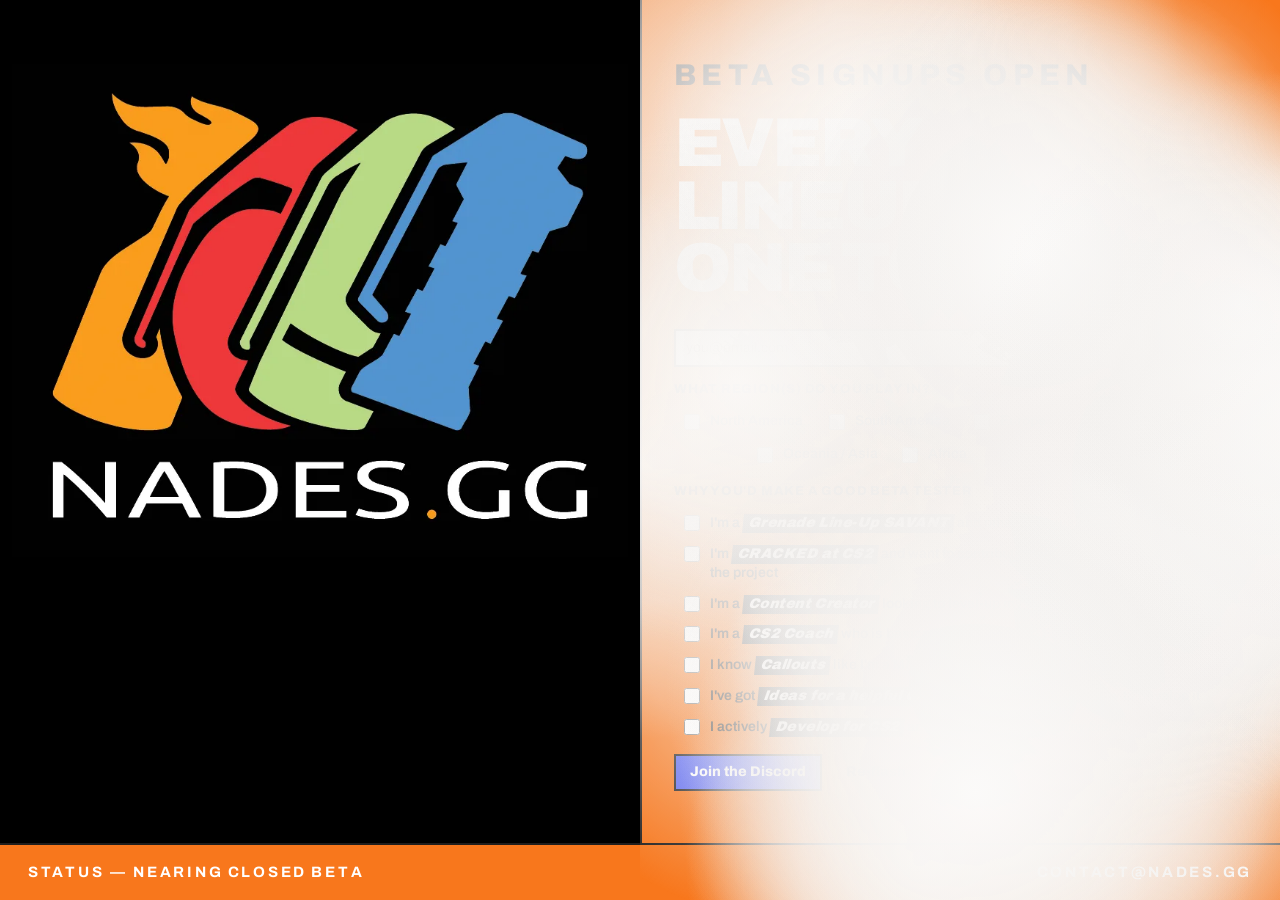
<file: index.html>
<!DOCTYPE html>
<html lang="en">
<head>
  <meta charset="utf-8">
  <meta name="viewport" content="width=device-width, initial-scale=1">
  <title>nades.gg – Every lineup. One tool.</title>
  <meta name="description" content="Every CS2 lineup, one tool. Beta signups open.">
  <link rel="canonical" href="https://nades.gg/">
  <meta name="theme-color" content="#F8771C">

  <meta property="og:type" content="website">
  <meta property="og:site_name" content="nades.gg">
  <meta property="og:url" content="https://nades.gg/">
  <meta property="og:title" content="nades.gg – Every lineup. One tool.">
  <meta property="og:description" content="A new CS2 grenade tool. Beta signups open.">
  <meta property="og:image" content="https://nades.gg/assets/og-image.jpg">
  <meta property="og:image:width" content="1200">
  <meta property="og:image:height" content="630">
  <meta property="og:image:alt" content="nades.gg logo beside the words Every lineup. One tool.">
  <meta name="twitter:card" content="summary_large_image">
  <meta name="twitter:title" content="nades.gg – Every lineup. One tool.">
  <meta name="twitter:description" content="A new CS2 grenade tool. Beta signups open.">
  <meta name="twitter:image" content="https://nades.gg/assets/og-image.jpg">

  <link rel="icon" href="/favicon.ico" sizes="48x48">
  <link rel="icon" href="/favicon.png" type="image/png">
  <link rel="icon" href="/favicon.svg" type="image/svg+xml">
  <link rel="apple-touch-icon" href="/assets/apple-touch-icon.png">
  <link rel="preload" href="/fonts/archivo-latin.woff2" as="font" type="font/woff2" crossorigin>
  <link rel="preload" href="/assets/nades-logo.webp" as="image" type="image/webp">

  <script type="application/ld+json">
  {
    "@context": "https://schema.org",
    "@graph": [
      {
        "@type": "Organization",
        "@id": "https://nades.gg/#org",
        "name": "nades.gg",
        "url": "https://nades.gg/",
        "logo": "https://nades.gg/assets/nades-logo.webp",
        "email": "contact@nades.gg",
        "sameAs": ["https://discord.gg/JF5NWh84xR"]
      },
      {
        "@type": "WebSite",
        "@id": "https://nades.gg/#website",
        "name": "nades.gg",
        "url": "https://nades.gg/",
        "description": "A new CS2 grenade tool.",
        "publisher": { "@id": "https://nades.gg/#org" }
      }
    ]
  }
  </script>

  <style>
    /* Archivo is a variable font: one file per subset covers weights 400–900 */
    @font-face { font-family: 'Archivo'; font-style: normal; font-weight: 400 900; font-stretch: 100%; font-display: swap; src: url("/fonts/archivo-vietnamese.woff2") format('woff2'); unicode-range: U+0102-0103, U+0110-0111, U+0128-0129, U+0168-0169, U+01A0-01A1, U+01AF-01B0, U+0300-0301, U+0303-0304, U+0308-0309, U+0323, U+0329, U+1EA0-1EF9, U+20AB; }
    @font-face { font-family: 'Archivo'; font-style: normal; font-weight: 400 900; font-stretch: 100%; font-display: swap; src: url("/fonts/archivo-latin-ext.woff2") format('woff2'); unicode-range: U+0100-02BA, U+02BD-02C5, U+02C7-02CC, U+02CE-02D7, U+02DD-02FF, U+0304, U+0308, U+0329, U+1D00-1DBF, U+1E00-1E9F, U+1EF2-1EFF, U+2020, U+20A0-20AB, U+20AD-20C0, U+2113, U+2C60-2C7F, U+A720-A7FF; }
    @font-face { font-family: 'Archivo'; font-style: normal; font-weight: 400 900; font-stretch: 100%; font-display: swap; src: url("/fonts/archivo-latin.woff2") format('woff2'); unicode-range: U+0000-00FF, U+0131, U+0152-0153, U+02BB-02BC, U+02C6, U+02DA, U+02DC, U+0304, U+0308, U+0329, U+2000-206F, U+20AC, U+2122, U+2191, U+2193, U+2212, U+2215, U+FEFF, U+FFFD; }

    *, *::before, *::after { box-sizing: border-box; }
    [hidden] { display: none !important; }
    html, body { margin: 0; padding: 0; background: #F8771C; }
    body { color: #201e1d; font-family: 'Archivo', system-ui, sans-serif; font-size: 15px; line-height: 1.55; }
    a { color: #201e1d; text-decoration: none; }
    a:hover { color: #fff; text-decoration: underline; }
    img { display: block; max-width: 100%; }
    :focus { outline: none; }
    :focus-visible { outline: 2px solid #201e1d; outline-offset: 2px; }
    ::selection { background: rgba(32, 30, 29, .25); }

    .btn { display: inline-flex; align-items: center; justify-content: center; gap: 6px; cursor: pointer; text-decoration: none; font-family: inherit; font-weight: 800; font-size: 14px; line-height: 1.2; padding: 8px 14px; border-radius: 0; }
    .btn:disabled { opacity: .45; cursor: not-allowed; }
    .btn-dark { background: #201e1d; color: #f8f4f4; border: 2px solid #201e1d; }
    .btn-dark:hover { background: #000; color: #f8f4f4; }
    .btn-outline { background: transparent; color: #201e1d; border: 2px solid #201e1d; }
    .btn-outline:hover { background: #201e1d; color: #f8f4f4; text-decoration: none; }
    .btn-discord { background: #5865f2; color: #fff; border: 2px solid #201e1d; }
    .btn-discord:hover { background: #4752c4; color: #fff; text-decoration: none; }
    .btn-ghost { background: transparent; color: #201e1d; border: 2px solid transparent; }
    .btn-ghost:hover { color: #fff; }
    .input { width: 100%; min-height: 36px; padding: 6px 10px; font: inherit; font-size: 14px; color: #201e1d; caret-color: #201e1d; background: #fff; border: 2px solid #201e1d; border-radius: 0; }
    .input:focus-visible { outline: 2px solid #fff; outline-offset: 0; }

    .page { position: relative; min-height: 100svh; display: flex; flex-direction: column; }
    .stage { position: relative; flex: 1; min-height: 0; display: flex; flex-direction: column; animation: flashRecover 1500ms 1900ms cubic-bezier(.2,.7,.2,1) forwards; }
    main { flex: 1; min-height: 0; display: grid; grid-template-columns: repeat(auto-fit, minmax(300px, 1fr)); align-items: stretch; border-bottom: 2px solid #201e1d; }
    .art { position: relative; background: #000; padding: 24px 16px; display: flex; align-items: center; justify-content: center; min-height: 300px; min-width: 0; overflow: hidden; }
    .logo-box { position: relative; width: 100%; max-width: 620px; aspect-ratio: 840 / 672; }
    .logo { position: absolute; inset: 0; width: 100%; height: 100%; opacity: 0; animation: reveal 320ms 2000ms forwards; }
    .bang { position: absolute; left: 55.1%; top: 9.9%; width: 38.2%; height: auto; transform-origin: 50% 50%; animation: toss 1900ms cubic-bezier(.3,.7,.4,1) both, vanish 130ms 1910ms forwards; }
    .copy { padding: 32px 32px; display: flex; flex-direction: column; justify-content: center; gap: 30px; min-width: 0; border-left: 2px solid #201e1d; animation: rise 900ms 650ms both; }
    .kicker { font-size: clamp(18px, 6.4vw, 30px); margin-bottom: -16px; font-weight: 800; letter-spacing: .18em; text-transform: uppercase; transform-origin: left center; animation: pulse 2s ease-in-out infinite; }
    h1 { margin: 0; font-weight: 900; font-size: clamp(36px, 5.4vw, 76px); line-height: .9; letter-spacing: -.04em; text-transform: uppercase; color: #fff; }
    .lede { margin: 0; max-width: 42ch; font-size: clamp(15px, 1.4vw, 18px); font-weight: 600; line-height: 1.5; }
    .lede + .lede { margin-top: -18px; font-weight: 500; }
    .signup { display: flex; flex-direction: column; gap: 12px; max-width: 640px; }
    form { display: flex; flex-wrap: wrap; gap: 8px; }
    form .input[type="email"] { flex: 1 1 220px; min-width: 0; }
    .reasons { flex: 1 1 100%; margin: 4px 0 0; padding: 0; border: 0; min-width: 0; }
    .reasons legend { padding: 0; margin-bottom: 8px; font-size: 13px; font-weight: 800; letter-spacing: .06em; text-transform: uppercase; }
    .reasons label { display: flex; align-items: flex-start; gap: 10px; padding: 5px 10px; font-size: 14px; font-weight: 600; line-height: 1.35; text-wrap: pretty; cursor: pointer; }
    .reasons label + label { margin-top: 2px; }
    .reasons label:hover { background: rgba(255, 255, 255, .25); }
    .reasons label:has(input:checked) { background: #fff; }
    .hype { display: inline-block; padding: 0 5px; background: #201e1d; color: #fff; font-weight: 900; font-style: italic; letter-spacing: .04em; transform: skew(-6deg); transition: transform 120ms; }
    .reasons label:hover .hype { transform: skew(-6deg) scale(1.08); }
    .reasons input { flex: none; width: 16px; height: 16px; margin: 1px 0 0; accent-color: #201e1d; cursor: pointer; }
    /* 3 over 2 (flex-wrap left Africa alone under 4). Six equal half-tracks, two per chip, so every chip is as wide as the
       widest and the second row starts one half-track in, centered under the first. */
    .chips { display: grid; grid-template-columns: repeat(6, 1fr); width: fit-content; gap: 4px; }
    .chips label { grid-column: span 2; align-items: center; }
    .chips label:nth-child(4) { grid-column: 2 / span 2; }
    .chips label + label { margin-top: 0; }
    .notice { border: 2px solid #201e1d; padding: 12px 16px; font-size: 14px; font-weight: 700; }
    .notice.ok { background: #fff; font-size: 15px; }
    .notice.err { background: #201e1d; color: #f8f4f4; }
    .actions { display: flex; flex-wrap: wrap; gap: 8px; align-items: center; }
    footer { display: flex; flex-wrap: wrap; gap: 10px 24px; align-items: baseline; justify-content: space-between; padding: 16px 28px; font-size: 15px; font-weight: 700; letter-spacing: .18em; text-transform: uppercase; color: #fff; }
    footer a { color: #fff; letter-spacing: .18em; }
    footer a:hover { color: #201e1d; }
    footer .guides { display: flex; flex-wrap: wrap; gap: 8px 24px; }
    .pop { display: inline-block; animation: letterPop 2.6s infinite; }
    .smoke { position: fixed; inset: 0; width: 100%; height: 100%; pointer-events: none; z-index: 40; }
    .flash { position: fixed; inset: 0; background: radial-gradient(ellipse 85% 95% at 34% 52%, #fff 0%, #fff 38%, rgba(255,255,255,.9) 62%, rgba(255,255,255,.62) 84%, rgba(255,255,255,.42) 100%); opacity: 0; pointer-events: none; z-index: 50; animation: detonate 1500ms 1900ms cubic-bezier(.2,.7,.2,1) forwards; }
    .sr-only { position: absolute; width: 1px; height: 1px; padding: 0; margin: -1px; overflow: hidden; clip: rect(0 0 0 0); white-space: nowrap; border: 0; }

    @keyframes toss {
      0%   { transform: translate(-340%, -30%) rotate(-62deg) scale(.75); }
      30%  { transform: translate(-170%, 34%) rotate(-32deg) scale(.9); }
      45%  { transform: translate(-105%, -22%) rotate(-12deg) scale(.96); }
      60%  { transform: translate(-42%, 30%) rotate(9deg) scale(1); }
      74%  { transform: translate(-16%, -14%) rotate(-9deg) scale(1.03); }
      86%  { transform: translate(4%, 12%) rotate(8deg) scale(1); }
      94%  { transform: translate(-2%, -4%) rotate(-4deg) scale(1.01); }
      100% { transform: translate(0, 0) rotate(0) scale(1); }
    }
    @keyframes vanish { from { opacity: 1; } to { opacity: 0; } }
    @keyframes reveal { from { opacity: 0; } to { opacity: 1; } }
    @keyframes detonate { 0% { opacity: 0; } 4% { opacity: 1; } 28% { opacity: 1; } 100% { opacity: 0; } }
    @keyframes flashRecover { 0% { filter: brightness(2.1) contrast(.45) saturate(.25); } 35% { filter: brightness(1.4) contrast(.7) saturate(.6); } 100% { filter: none; } }
    @keyframes rise { from { opacity: 0; transform: translateY(12px); } to { opacity: 1; transform: none; } }
    @keyframes pulse { 0%, 100% { opacity: 1; transform: scale(1); } 50% { opacity: .62; transform: scale(1.03); } }
    @keyframes letterPop { 0%, 62%, 100% { transform: translateY(0) scale(1); } 10% { transform: translateY(-2px) scale(1.35); } 26% { transform: translateY(0) scale(1); } }

    @media (max-width: 520px) {
      /* Three region chips overflow a phone-width column: 2, 2, then Africa centered. */
      .chips { grid-template-columns: repeat(4, 1fr); }
      .chips label:nth-child(4) { grid-column: span 2; }
      .chips label:nth-child(5) { grid-column: 2 / span 2; }
    }

    @media (prefers-reduced-motion: reduce) {
      .stage, .copy, .kicker, .pop, .flash { animation: none; }
      .hype { transition: none; }
      .logo { animation: none; opacity: 1; }
      .bang { animation: none; opacity: 0; }
    }
  </style>
</head>
<body>
  <div class="page">
    <div class="stage" id="stage">
      <main>
        <section class="art" id="art" aria-hidden="true">
          <div class="logo-box" id="logoBox">
            <img class="logo" id="logo" src="/assets/nades-logo.webp" width="840" height="672" alt="">
            <img class="bang" id="bang" src="/assets/flashbang.webp" width="323" height="434" alt="">
          </div>
        </section>

        <section class="copy">
          <span class="kicker" id="kicker">Beta signups open</span>

          <h1>Every<br>lineup.<br>One tool.<span class="sr-only"> nades.gg: a new CS2 grenade tool</span></h1>

          <div class="signup">
            <form id="betaForm" action="https://formspree.io/f/xjyvqwyn" method="POST">
              <input type="hidden" name="source" value="nades.gg beta landing">
              <input type="text" name="_gotcha" tabindex="-1" autocomplete="off" aria-hidden="true" hidden>
              <input class="input" id="email" type="email" name="email" required placeholder="you@email.com" aria-label="Email address" autocomplete="email">
              <button class="btn btn-dark" id="submitBtn" type="submit">Request beta access</button>
              <fieldset class="reasons" id="regions">
                <legend>What region(s) do you play in?</legend>
                <div class="chips">
                  <label><input type="checkbox" name="regions" value="North America"><span>North America</span></label>
                  <label><input type="checkbox" name="regions" value="South America"><span>South America</span></label>
                  <label><input type="checkbox" name="regions" value="Europe"><span>Europe</span></label>
                  <label><input type="checkbox" name="regions" value="Oceania/Asia"><span>Oceania / Asia</span></label>
                  <label><input type="checkbox" name="regions" value="Africa"><span>Africa</span></label>
                </div>
              </fieldset>
              <fieldset class="reasons" id="reasons">
                <legend>Why you'd make a good beta tester</legend>
                <label><input type="checkbox" name="reasons" value="Grenade lineup savant"><span>I'm a <strong class="hype">Grenade Line-Up SAVANT</strong> and other sites just don't cut it for me</span></label>
                <label><input type="checkbox" name="reasons" value="Cracked at CS2, contributing knowledge"><span>I'm <strong class="hype">CRACKED at CS2</strong> and want to contribute my unique knowledge to the project</span></label>
                <label><input type="checkbox" name="reasons" value="Content creator"><span>I'm a <strong class="hype">Content Creator</strong> looking to level-up my content creation</span></label>
                <label><input type="checkbox" name="reasons" value="Experienced coach"><span>I'm a <strong class="hype">CS2 Coach</strong> who is basically Phil Jackson - Experienced &amp; Proven</span></label>
                <label><input type="checkbox" name="reasons" value="Knows callouts"><span>I know <strong class="hype">Callouts</strong> like I'm a Mirage tour guide</span></label>
                <label><input type="checkbox" name="reasons" value="Has tool ideas, not a developer"><span>I've got <strong class="hype">Ideas for a helpful CS2 tool</strong> but I have no idea how to develop it</span></label>
                <label><input type="checkbox" name="reasons" value="CS2 developer with ideas"><span>I actively <strong class="hype">Develop for CS2</strong> and, boy... <em>I've got ideas, my friend!</em></span></label>
              </fieldset>
            </form>
            <div class="notice err" id="formError" role="alert" hidden></div>
            <div class="notice ok" id="formDone" role="status" hidden>You're on the beta list! We'll email you when invites go out. <br>If you're that eager, reach out to <a href="mailto:contact@nades.gg">contact@nades.gg</a> and set up an interview ;)</div>

            <div class="actions" id="cta">
              <a class="btn btn-discord" href="https://discord.gg/JF5NWh84xR">Join the Discord</a>
              <button class="btn btn-ghost" id="reflash" type="button">Re-flash</button>
            </div>
          </div>
        </section>
      </main>

      <footer>
        <span>Status — <span aria-hidden="true" id="status"></span><span class="sr-only">NEARING CLOSED BETA</span></span>
        <nav class="guides" aria-label="Guides">
          <a href="mailto:contact@nades.gg">contact@nades.gg</a>
        </nav>
      </footer>
    </div>

    <canvas class="smoke" id="smoke" aria-hidden="true"></canvas>
    <div class="flash" id="flash" aria-hidden="true"></div>
  </div>

  <script>
  (() => {
    const $ = id => document.getElementById(id);
    const reduced = window.matchMedia("(prefers-reduced-motion: reduce)").matches;

    // Footer "NEARING CLOSED BETA" letters bounce in sequence; built here so the markup stays readable.
    const status = $("status");
    let delay = 0;
    for (const ch of "NEARING CLOSED BETA") {
      const s = document.createElement("span");
      if (ch === " ") {
        s.style.cssText = "display:inline-block;width:.3em";
      } else {
        s.className = "pop";
        s.textContent = ch;
        s.style.animationDelay = delay + "ms";
      }
      status.appendChild(s);
      delay += 80;
    }

    // Beta signup: posts to Formspree with fetch; without JS the form still posts normally.
    const form = $("betaForm"), btn = $("submitBtn"), err = $("formError"), done = $("formDone");
    form.addEventListener("submit", async e => {
      e.preventDefault();
      btn.disabled = true;
      err.hidden = true;
      try {
        // Numbered by the option's position on the form, not pick order, so "7." always means the same box.
        const tally = name => {
          const options = [...form.querySelectorAll(`input[name="${name}"]`)];
          const picked = options.map((i, n) => i.checked ? `${n + 1}. ${i.value}` : null).filter(Boolean);
          const count = `${picked.length} of ${options.length}` + (picked.length === options.length ? " (all picked, possible bot)" : "");
          return { list: picked.join("; ") || "None picked", count };
        };
        const reasons = tally("reasons"), regions = tally("regions");
        const res = await fetch(form.action, {
          method: "POST",
          headers: { "Accept": "application/json", "Content-Type": "application/json" },
          // Joined into one string so Formspree shows the picks in a single readable column, not an array blob.
          body: JSON.stringify({
            email: $("email").value,
            reasons: reasons.list,
            picks: reasons.count,
            regions: regions.list,
            region_picks: regions.count,
            source: "nades.gg beta landing",
            // fetch sends only what's listed here, so the honeypot has to be forwarded or Formspree never sees it.
            _gotcha: form._gotcha.value
          })
        });
        const data = await res.json().catch(() => null);
        if (!res.ok) {
          throw new Error((data && data.errors && data.errors[0] && data.errors[0].message) || "");
        }
        form.hidden = true;
        done.hidden = false;
      } catch (ex) {
        err.textContent = ex.message || "Couldn't sign you up. Try again or ping us on Discord.";
        err.hidden = false;
      } finally {
        btn.disabled = false;
      }
    });

    const cv = $("smoke"), ctx = cv.getContext("2d");
    let w = 0, h = 0, raf = 0, timer = 0;

    const fit = () => {
      const dpr = Math.min(window.devicePixelRatio || 1, 2);
      w = cv.clientWidth; h = cv.clientHeight;
      cv.width = Math.max(1, w * dpr); cv.height = Math.max(1, h * dpr);
      ctx.setTransform(dpr, 0, 0, dpr, 0, 0);
    };

    // Smoke plume over the copy column right after the flash pops.
    const plume = () => {
      cancelAnimationFrame(raf);
      if (reduced) {
        return;
      }
      const zoneX = w > 640 ? w / 2 : 0, zoneW = w - zoneX;
      const cx = zoneX + zoneW / 2, cy = h * .54;
      const span = Math.max(zoneW, h);
      const parts = Array.from({ length: 34 }, () => {
        const ang = Math.random() * Math.PI * 2;
        const spread = Math.pow(Math.random(), .6);
        return {
          x: cx + Math.cos(ang) * spread * zoneW * .45,
          y: cy + Math.sin(ang) * spread * h * .45,
          vx: Math.cos(ang) * (8 + Math.random() * 34),
          vy: Math.sin(ang) * (8 + Math.random() * 28) - 6,
          r: span * (.16 + Math.random() * .16),
          grow: 14 + Math.random() * 26,
          a: .5 + Math.random() * .42,
          ph: Math.random() * Math.PI * 2
        };
      });
      const IN = 420, HOLD = 1650, OUT = 1150, DUR = IN + HOLD + OUT;
      const t0 = performance.now();
      const step = now => {
        const t = now - t0;
        ctx.clearRect(0, 0, w, h);
        if (t >= DUR) {
          raf = 0;
          return;
        }
        const env = t < IN ? t / IN : t < IN + HOLD ? 1 : 1 - (t - IN - HOLD) / OUT;
        const s = t / 1000;
        ctx.save();
        ctx.beginPath(); ctx.rect(zoneX, 0, zoneW, h); ctx.clip();
        for (const p of parts) {
          const x = p.x + p.vx * s + Math.sin(p.ph + s * .8) * 14;
          const y = p.y + p.vy * s + Math.cos(p.ph + s * .6) * 10;
          const r = p.r + p.grow * s;
          const a = p.a * env;
          const g = ctx.createRadialGradient(x, y, 0, x, y, r);
          g.addColorStop(0, "rgba(252,251,250," + a + ")");
          g.addColorStop(.5, "rgba(246,244,242," + a * .7 + ")");
          g.addColorStop(1, "rgba(240,238,236,0)");
          ctx.fillStyle = g;
          ctx.beginPath(); ctx.arc(x, y, r, 0, Math.PI * 2); ctx.fill();
        }
        ctx.restore();
        raf = requestAnimationFrame(step);
      };
      raf = requestAnimationFrame(step);
    };

    // Side by side, the logo matches the height of the copy block (kicker top to the button row bottom).
    const box = $("logoBox"), kicker = $("kicker"), cta = $("cta"), panel = $("art");
    const syncLogo = () => {
      const pr = panel.getBoundingClientRect();
      const kr = kicker.getBoundingClientRect(), cr = cta.getBoundingClientRect();
      const stacked = kr.left < pr.right - 20;
      if (stacked || pr.width < 360 || cr.bottom - kr.top < 80) {
        box.style.cssText = "";
        return;
      }
      const hh = cr.bottom - kr.top;
      const ww = Math.min(hh * (840 / 672), pr.width - 24);
      box.style.cssText = "position:absolute;max-width:none;left:50%;transform:translateX(-50%);"
        + "width:" + ww + "px;height:" + Math.min(hh, ww * (672 / 840)) + "px;top:" + (kr.top - pr.top) + "px";
    };

    fit();
    syncLogo();
    const ro = new ResizeObserver(() => { fit(); syncLogo(); });
    ro.observe(cv);
    ro.observe(cta);
    if (document.fonts && document.fonts.ready) {
      document.fonts.ready.then(syncLogo);
    }
    timer = setTimeout(plume, 120);

    $("reflash").addEventListener("click", () => {
      const seq = [
        [$("bang"), "toss 1900ms cubic-bezier(.3,.7,.4,1) both, vanish 130ms 1910ms forwards"],
        [$("logo"), "reveal 320ms 2000ms forwards"],
        [$("flash"), "detonate 1500ms 1900ms cubic-bezier(.2,.7,.2,1) forwards"],
        [$("stage"), "flashRecover 1500ms 1900ms cubic-bezier(.2,.7,.2,1) forwards"]
      ];
      for (const [el, anim] of seq) {
        el.style.animation = "none";
        void el.offsetWidth;
        el.style.animation = anim;
      }
      clearTimeout(timer);
      timer = setTimeout(plume, 120);
    });
  })();
  </script>
</body>
</html>
</file>
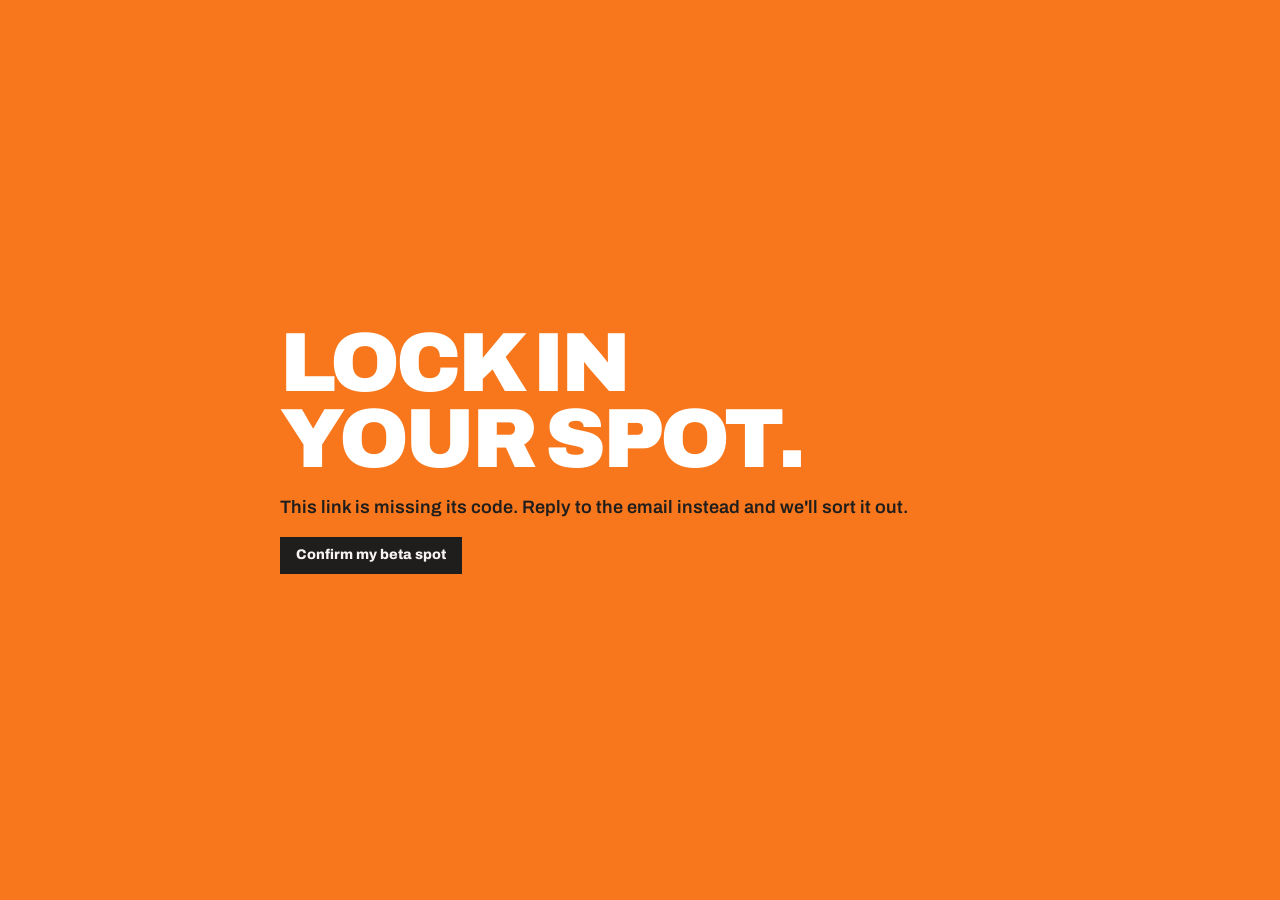
<file: confirm/index.html>
<!DOCTYPE html>
<html lang="en">
<head>
  <meta charset="utf-8">
  <meta name="viewport" content="width=device-width, initial-scale=1">
  <title>Confirm your beta spot – nades.gg</title>
  <meta name="robots" content="noindex">
  <link rel="icon" href="/favicon.ico" sizes="48x48">
  <link rel="icon" href="/favicon.svg" type="image/svg+xml">
  <style>
    @font-face { font-family: 'Archivo'; font-weight: 400 900; font-display: swap; src: url("/fonts/archivo-latin.woff2") format('woff2'); }
    html, body { margin: 0; background: #F8771C; color: #201e1d; font-family: 'Archivo', system-ui, sans-serif; }
    main { min-height: 100svh; display: flex; flex-direction: column; justify-content: center; gap: 20px; padding-inline: 24px; max-width: 720px; margin: 0 auto; }
    h1 { margin: 0; font-weight: 900; font-size: clamp(40px, 8vw, 84px); line-height: .9; letter-spacing: -.04em; text-transform: uppercase; color: #fff; }
    p { margin: 0; font-size: 18px; font-weight: 600; }
    .row { display: flex; flex-wrap: wrap; gap: 8px; }
    .btn { font-family: inherit; font-weight: 800; font-size: 14px; line-height: 1.2; color: #f8f4f4; background: #201e1d; border: 2px solid #201e1d; padding: 8px 14px; text-decoration: none; cursor: pointer; border-radius: 0; }
    .btn:hover { background: #000; }
    .btn:disabled { opacity: .45; cursor: not-allowed; }
    .btn:focus-visible { outline: 2px solid #fff; outline-offset: 2px; }
    .btn-discord { background: #5865f2; color: #fff; }
    .btn-discord:hover { background: #4752c4; }
    .err { border: 2px solid #201e1d; background: #201e1d; color: #f8f4f4; padding: 12px 16px; font-size: 14px; font-weight: 700; }
  </style>
</head>
<body>
  <main>
    <h1 id="title">Lock in<br>your spot.</h1>
    <p id="text">One click and you're on the confirmed beta list.</p>
    <div class="row" id="actions">
      <button class="btn" id="confirm" type="button">Confirm my beta spot</button>
    </div>
    <div class="err" id="error" role="alert" hidden></div>
  </main>

  <script>
  (() => {
    const $ = id => document.getElementById(id);
    const token = new URLSearchParams(location.search).get("t") || "";
    if (!/^[A-Za-z0-9]{6,32}$/.test(token)) {
      $("text").textContent = "This link is missing its code. Reply to the email instead and we'll sort it out.";
      $("actions").hidden = true;
      return;
    }

    // A button press, not a send on page load: mail scanners open every link in an email, and would confirm everyone.
    $("confirm").addEventListener("click", async () => {
      const btn = $("confirm");
      btn.disabled = true;
      $("error").hidden = true;
      try {
        const res = await fetch("https://formspree.io/f/xjyvqwyn", {
          method: "POST",
          headers: { "Accept": "application/json", "Content-Type": "application/json" },
          body: JSON.stringify({ confirm: token, source: "beta confirm", _subject: `Beta confirm: ${token}` })
        });
        const data = await res.json().catch(() => null);
        if (!res.ok) {
          throw new Error((data && data.errors && data.errors[0] && data.errors[0].message) || "");
        }
        $("title").innerHTML = "You're<br>in.";
        $("text").textContent = "Spot confirmed. We'll email you when invites go out.";
        $("actions").innerHTML = '<a class="btn btn-discord" href="https://discord.gg/JF5NWh84xR">Join the Discord</a>';
      } catch (ex) {
        $("error").textContent = ex.message || "Couldn't confirm. Try again, or reply to the email instead.";
        $("error").hidden = false;
        btn.disabled = false;
      }
    });
  })();
  </script>
</body>
</html>
</file>
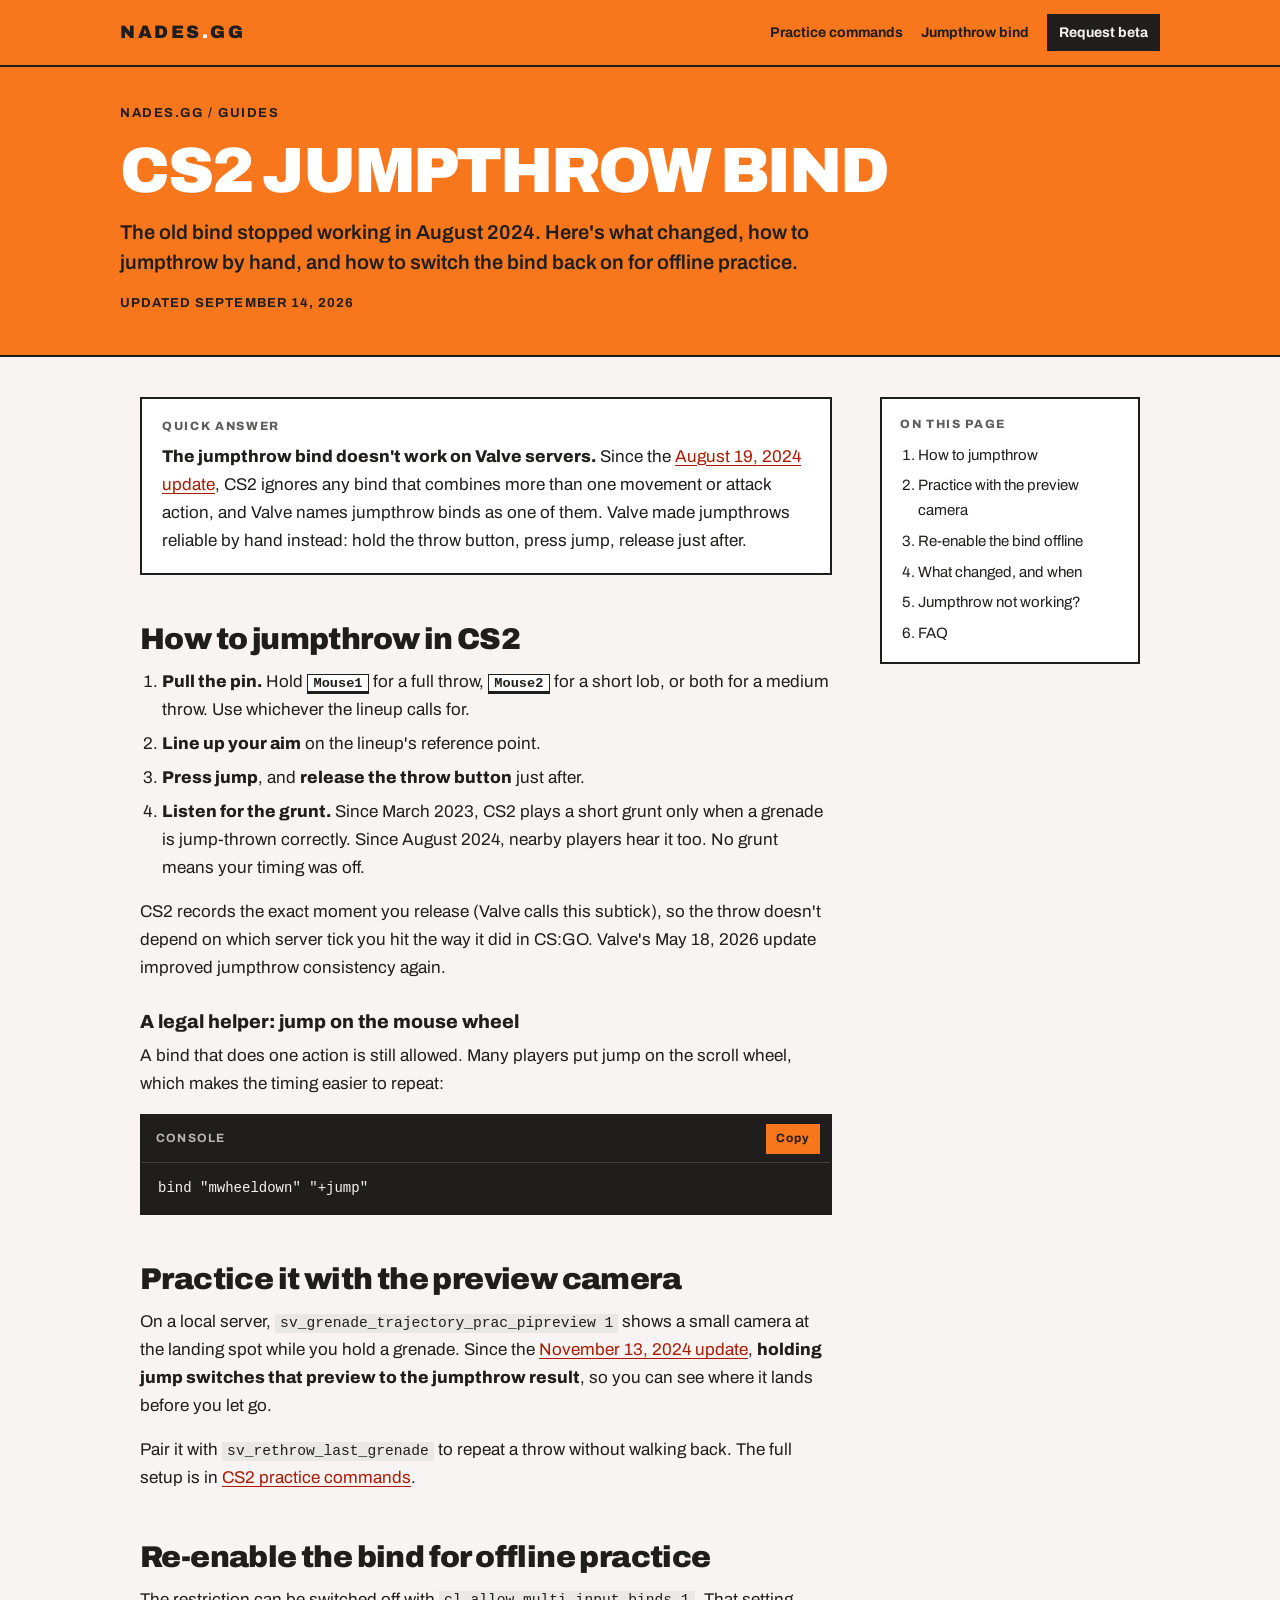
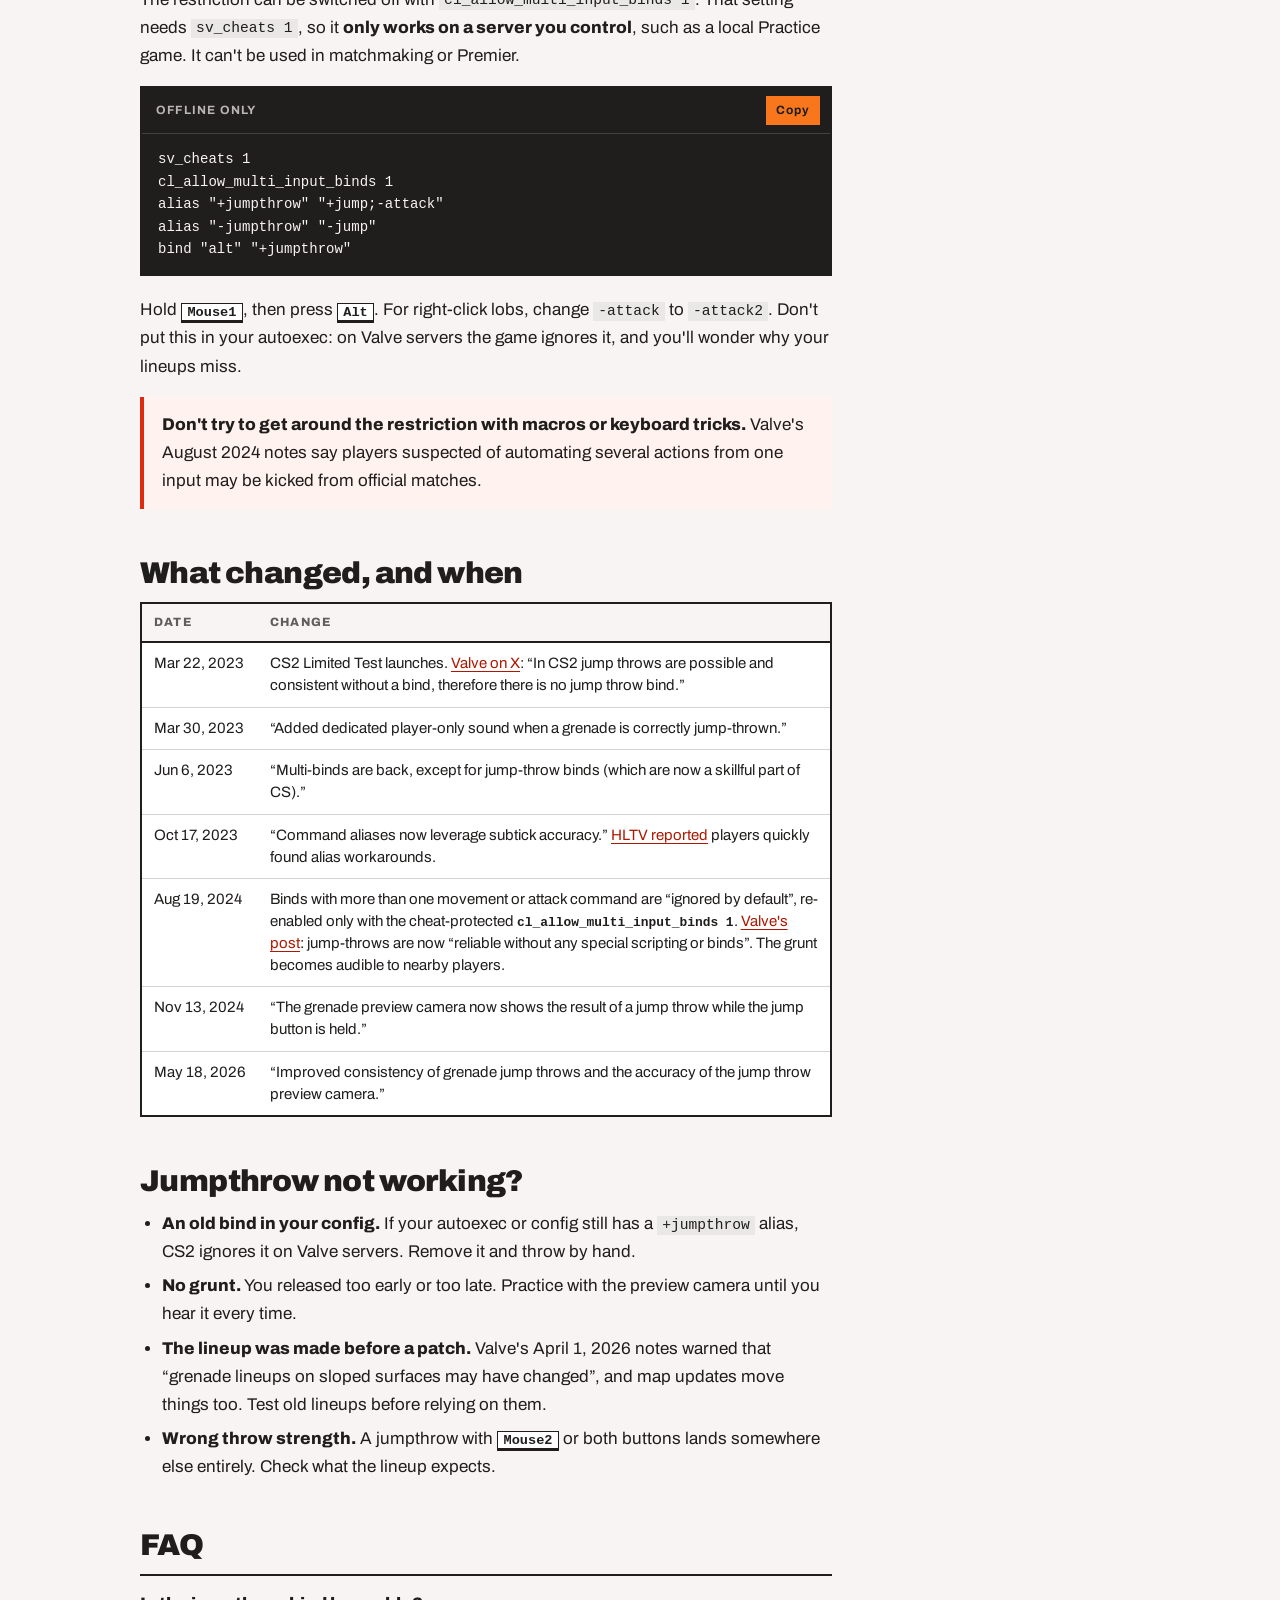
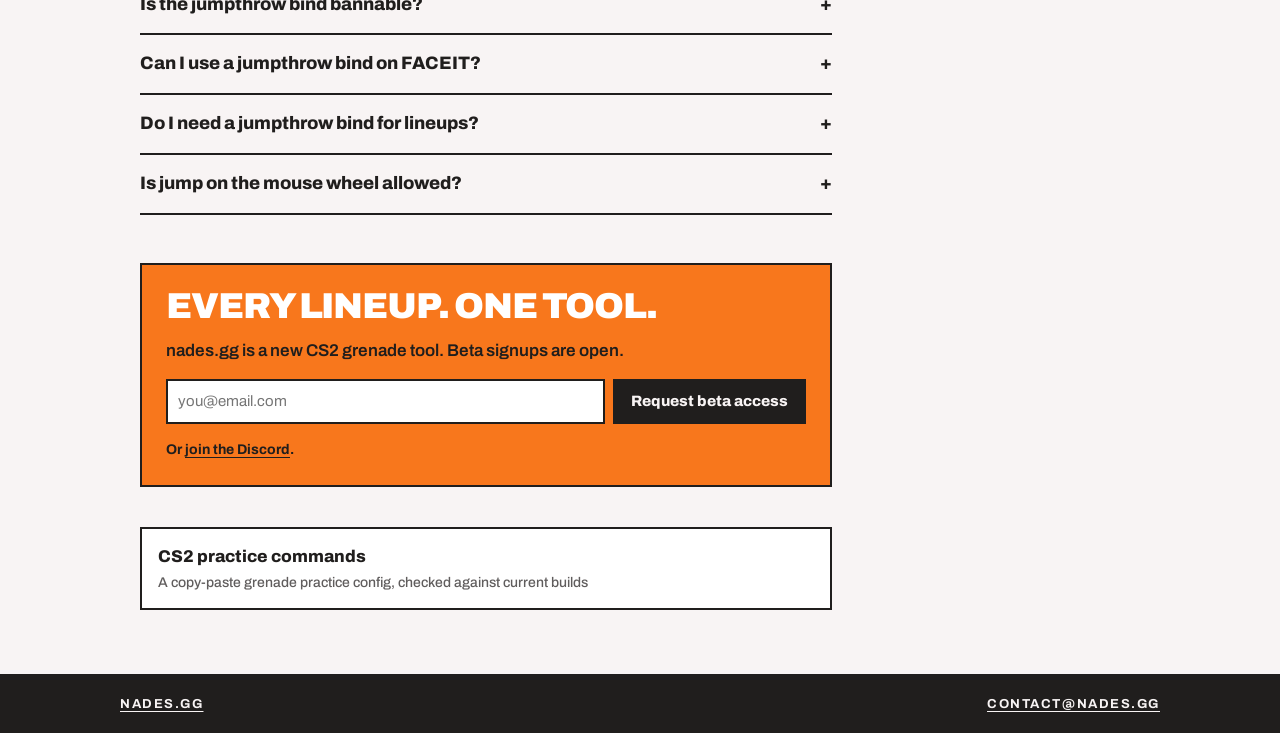
<file: cs2-jumpthrow-bind/index.html>
<!DOCTYPE html>
<html lang="en">
<head>
  <meta charset="utf-8">
  <meta name="viewport" content="width=device-width, initial-scale=1">
  <title>CS2 Jumpthrow Bind: Does It Still Work? (2026) – nades.gg</title>
  <meta name="description" content="The CS2 jumpthrow bind has been blocked on Valve servers since August 19, 2024. Here's why, how to jumpthrow by hand, and how to re-enable the bind for offline practice.">
  <link rel="canonical" href="https://nades.gg/cs2-jumpthrow-bind/">
  <meta name="theme-color" content="#F8771C">

  <meta property="og:type" content="article">
  <meta property="og:site_name" content="nades.gg">
  <meta property="og:url" content="https://nades.gg/cs2-jumpthrow-bind/">
  <meta property="og:title" content="CS2 Jumpthrow Bind: Does It Still Work?">
  <meta property="og:description" content="Blocked on Valve servers since August 2024. How to jumpthrow by hand, and how to re-enable the bind offline.">
  <meta property="og:image" content="https://nades.gg/assets/og-image.jpg">
  <meta property="og:image:width" content="1200">
  <meta property="og:image:height" content="630">
  <meta property="article:modified_time" content="2026-09-14">
  <meta name="twitter:card" content="summary_large_image">
  <meta name="twitter:title" content="CS2 Jumpthrow Bind: Does It Still Work?">
  <meta name="twitter:description" content="Blocked on Valve servers since August 2024. How to jumpthrow by hand, and how to re-enable the bind offline.">
  <meta name="twitter:image" content="https://nades.gg/assets/og-image.jpg">

  <link rel="icon" href="/favicon.ico" sizes="48x48">
  <link rel="icon" href="/favicon.png" type="image/png">
  <link rel="icon" href="/favicon.svg" type="image/svg+xml">
  <link rel="apple-touch-icon" href="/assets/apple-touch-icon.png">
  <link rel="preload" href="/fonts/archivo-latin.woff2" as="font" type="font/woff2" crossorigin>
  <link rel="stylesheet" href="/assets/guide.css">

  <script type="application/ld+json">
  {
    "@context": "https://schema.org",
    "@graph": [
      {
        "@type": "TechArticle",
        "headline": "CS2 Jumpthrow Bind: Does It Still Work?",
        "description": "The CS2 jumpthrow bind has been blocked on Valve servers since August 19, 2024. Why, how to jumpthrow by hand, and how to re-enable the bind for offline practice.",
        "url": "https://nades.gg/cs2-jumpthrow-bind/",
        "datePublished": "2026-09-14",
        "dateModified": "2026-09-14",
        "image": "https://nades.gg/assets/og-image.jpg",
        "author": { "@type": "Organization", "name": "nades.gg", "url": "https://nades.gg/" },
        "publisher": { "@id": "https://nades.gg/#org" }
      },
      {
        "@type": "BreadcrumbList",
        "itemListElement": [
          { "@type": "ListItem", "position": 1, "name": "nades.gg", "item": "https://nades.gg/" },
          { "@type": "ListItem", "position": 2, "name": "CS2 jumpthrow bind", "item": "https://nades.gg/cs2-jumpthrow-bind/" }
        ]
      },
      {
        "@type": "FAQPage",
        "mainEntity": [
          {
            "@type": "Question",
            "name": "Does the jumpthrow bind work in CS2?",
            "acceptedAnswer": { "@type": "Answer", "text": "Not on Valve servers. Since the August 19, 2024 update, binds that combine more than one movement or attack action, including jumpthrow binds, are ignored. Valve made jumpthrows reliable without a bind instead. On a local server with sv_cheats 1 you can re-enable them with cl_allow_multi_input_binds 1." }
          },
          {
            "@type": "Question",
            "name": "How do you jumpthrow in CS2 without a bind?",
            "acceptedAnswer": { "@type": "Answer", "text": "Hold the throw button, press jump, and release the throw button just after. A short grunt sound plays when the grenade is jump-thrown correctly." }
          },
          {
            "@type": "Question",
            "name": "Is binding jump to the mouse wheel allowed in CS2?",
            "acceptedAnswer": { "@type": "Answer", "text": "Yes. A bind that performs a single action, such as bind mwheeldown +jump, is not affected by the August 2024 multi-input restriction." }
          }
        ]
      }
    ]
  }
  </script>
</head>
<body>
  <header class="site-head">
    <nav aria-label="Site">
      <a class="brand" href="/">Nades<span>.</span>gg</a>
      <div class="head-links">
        <a href="/cs2-practice-commands/">Practice commands</a>
        <a href="/cs2-jumpthrow-bind/" aria-current="page">Jumpthrow bind</a>
        <a class="beta" href="#beta">Request beta</a>
      </div>
    </nav>
  </header>

  <div class="hero">
    <div class="hero-inner">
      <div class="crumbs"><a href="/">nades.gg</a> / Guides</div>
      <h1>CS2 jumpthrow bind</h1>
      <p class="standfirst">The old bind stopped working in August 2024. Here's what changed, how to jumpthrow by hand, and how to switch the bind back on for offline practice.</p>
      <div class="meta">Updated September 14, 2026</div>
    </div>
  </div>

  <div class="layout">
    <article>
      <div class="answer">
        <span class="label">Quick answer</span>
        <p><strong>The jumpthrow bind doesn't work on Valve servers.</strong> Since the <a href="https://store.steampowered.com/news/app/730/view/6500469346429600836" rel="noopener">August 19, 2024 update</a>, CS2 ignores any bind that combines more than one movement or attack action, and Valve names jumpthrow binds as one of them. Valve made jumpthrows reliable by hand instead: hold the throw button, press jump, release just after.</p>
      </div>

      <h2 id="how">How to jumpthrow in CS2</h2>
      <ol>
        <li><strong>Pull the pin.</strong> Hold <kbd>Mouse1</kbd> for a full throw, <kbd>Mouse2</kbd> for a short lob, or both for a medium throw. Use whichever the lineup calls for.</li>
        <li><strong>Line up your aim</strong> on the lineup's reference point.</li>
        <li><strong>Press jump</strong>, and <strong>release the throw button</strong> just after.</li>
        <li><strong>Listen for the grunt.</strong> Since March 2023, CS2 plays a short grunt only when a grenade is jump-thrown correctly. Since August 2024, nearby players hear it too. No grunt means your timing was off.</li>
      </ol>
      <p>CS2 records the exact moment you release (Valve calls this subtick), so the throw doesn't depend on which server tick you hit the way it did in CS:GO. Valve's May 18, 2026 update improved jumpthrow consistency again.</p>

      <h3 id="wheel">A legal helper: jump on the mouse wheel</h3>
      <p>A bind that does one action is still allowed. Many players put jump on the scroll wheel, which makes the timing easier to repeat:</p>
      <div class="code">
        <div class="code-head"><span>Console</span><button class="copy" type="button">Copy</button></div>
<pre>bind "mwheeldown" "+jump"</pre>
      </div>

      <h2 id="practice">Practice it with the preview camera</h2>
      <p>On a local server, <code>sv_grenade_trajectory_prac_pipreview 1</code> shows a small camera at the landing spot while you hold a grenade. Since the <a href="https://store.steampowered.com/news/app/730/view/1783238125194269" rel="noopener">November 13, 2024 update</a>, <strong>holding jump switches that preview to the jumpthrow result</strong>, so you can see where it lands before you let go.</p>
      <p>Pair it with <code>sv_rethrow_last_grenade</code> to repeat a throw without walking back. The full setup is in <a href="/cs2-practice-commands/">CS2 practice commands</a>.</p>

      <h2 id="offline">Re-enable the bind for offline practice</h2>
      <p>The restriction can be switched off with <code>cl_allow_multi_input_binds 1</code>. That setting needs <code>sv_cheats 1</code>, so it <strong>only works on a server you control</strong>, such as a local Practice game. It can't be used in matchmaking or Premier.</p>
      <div class="code">
        <div class="code-head"><span>Offline only</span><button class="copy" type="button">Copy</button></div>
<pre>sv_cheats 1
cl_allow_multi_input_binds 1
alias "+jumpthrow" "+jump;-attack"
alias "-jumpthrow" "-jump"
bind "alt" "+jumpthrow"</pre>
      </div>
      <p>Hold <kbd>Mouse1</kbd>, then press <kbd>Alt</kbd>. For right-click lobs, change <code>-attack</code> to <code>-attack2</code>. Don't put this in your autoexec: on Valve servers the game ignores it, and you'll wonder why your lineups miss.</p>

      <div class="warn">
        <p><strong>Don't try to get around the restriction with macros or keyboard tricks.</strong> Valve's August 2024 notes say players suspected of automating several actions from one input may be kicked from official matches.</p>
      </div>

      <h2 id="history">What changed, and when</h2>
      <div class="table-wrap">
        <table>
          <thead><tr><th>Date</th><th>Change</th></tr></thead>
          <tbody>
            <tr><td>Mar 22, 2023</td><td>CS2 Limited Test launches. <a href="https://twitter.com/CounterStrike/status/1638681584525258752" rel="noopener">Valve on X</a>: “In CS2 jump throws are possible and consistent without a bind, therefore there is no jump throw bind.”</td></tr>
            <tr><td>Mar 30, 2023</td><td>“Added dedicated player-only sound when a grenade is correctly jump-thrown.”</td></tr>
            <tr><td>Jun 6, 2023</td><td>“Multi-binds are back, except for jump-throw binds (which are now a skillful part of CS).”</td></tr>
            <tr><td>Oct 17, 2023</td><td>“Command aliases now leverage subtick accuracy.” <a href="https://www.hltv.org/news/37273/latest-cs2-update-changes-alias-binds" rel="noopener">HLTV reported</a> players quickly found alias workarounds.</td></tr>
            <tr><td>Aug 19, 2024</td><td>Binds with more than one movement or attack command are “ignored by default”, re-enabled only with the cheat-protected <code>cl_allow_multi_input_binds 1</code>. <a href="https://store.steampowered.com/news/app/730/view/6500469346429600836" rel="noopener">Valve's post</a>: jump-throws are now “reliable without any special scripting or binds”. The grunt becomes audible to nearby players.</td></tr>
            <tr><td>Nov 13, 2024</td><td>“The grenade preview camera now shows the result of a jump throw while the jump button is held.”</td></tr>
            <tr><td>May 18, 2026</td><td>“Improved consistency of grenade jump throws and the accuracy of the jump throw preview camera.”</td></tr>
          </tbody>
        </table>
      </div>

      <h2 id="troubleshoot">Jumpthrow not working?</h2>
      <ul>
        <li><strong>An old bind in your config.</strong> If your autoexec or config still has a <code>+jumpthrow</code> alias, CS2 ignores it on Valve servers. Remove it and throw by hand.</li>
        <li><strong>No grunt.</strong> You released too early or too late. Practice with the preview camera until you hear it every time.</li>
        <li><strong>The lineup was made before a patch.</strong> Valve's April 1, 2026 notes warned that “grenade lineups on sloped surfaces may have changed”, and map updates move things too. Test old lineups before relying on them.</li>
        <li><strong>Wrong throw strength.</strong> A jumpthrow with <kbd>Mouse2</kbd> or both buttons lands somewhere else entirely. Check what the lineup expects.</li>
      </ul>

      <h2 id="faq">FAQ</h2>
      <div class="faq">
        <details>
          <summary>Is the jumpthrow bind bannable?</summary>
          <p>On Valve servers the bind simply doesn't do anything, since CS2 ignores it. Using macros or hardware tricks to automate several inputs can get you kicked, according to Valve's August 2024 notes.</p>
        </details>
        <details>
          <summary>Can I use a jumpthrow bind on FACEIT?</summary>
          <p>FACEIT runs its own servers and anti-cheat, and we couldn't find an official FACEIT statement on jumpthrow binds since Valve's August 2024 change. Check FACEIT's current rules before relying on one.</p>
        </details>
        <details>
          <summary>Do I need a jumpthrow bind for lineups?</summary>
          <p>No. Valve made jumpthrows consistent by hand, so lineups are meant to be thrown without one.</p>
        </details>
        <details>
          <summary>Is jump on the mouse wheel allowed?</summary>
          <p>Yes. <code>bind "mwheeldown" "+jump"</code> does a single action, so the multi-input restriction doesn't apply.</p>
        </details>
      </div>

      <section class="cta" id="beta">
        <h2>Every lineup. One tool.</h2>
        <p>nades.gg is a new CS2 grenade tool. Beta signups are open.</p>
        <form data-beta action="https://formspree.io/f/xjyvqwyn" method="POST">
          <input type="hidden" name="source" value="guide: cs2-jumpthrow-bind">
          <input type="text" name="_gotcha" tabindex="-1" autocomplete="off" aria-hidden="true" hidden>
          <input type="email" name="email" required placeholder="you@email.com" aria-label="Email address" autocomplete="email">
          <button type="submit">Request beta access</button>
        </form>
        <div class="notice err" role="alert" hidden></div>
        <div class="notice ok" role="status" hidden>You're on the beta list! We'll email you when invites go out. <br>If you're that eager, reach out to <a href="mailto:contact@nades.gg">contact@nades.gg</a> and set up an interview ;)</div>
        <p class="alt">Or <a href="https://discord.gg/JF5NWh84xR">join the Discord</a>.</p>
      </section>

      <nav class="related" aria-label="Related guides">
        <a href="/cs2-practice-commands/">CS2 practice commands<span>A copy-paste grenade practice config, checked against current builds</span></a>
      </nav>
    </article>

    <aside class="toc" aria-label="On this page">
      <strong>On this page</strong>
      <ol>
        <li><a href="#how">How to jumpthrow</a></li>
        <li><a href="#practice">Practice with the preview camera</a></li>
        <li><a href="#offline">Re-enable the bind offline</a></li>
        <li><a href="#history">What changed, and when</a></li>
        <li><a href="#troubleshoot">Jumpthrow not working?</a></li>
        <li><a href="#faq">FAQ</a></li>
      </ol>
    </aside>
  </div>

  <footer class="site-foot">
    <div><a href="/">nades.gg</a><a href="mailto:contact@nades.gg">contact@nades.gg</a></div>
  </footer>

  <script src="/assets/guide.js" defer></script>
</body>
</html>
</file>
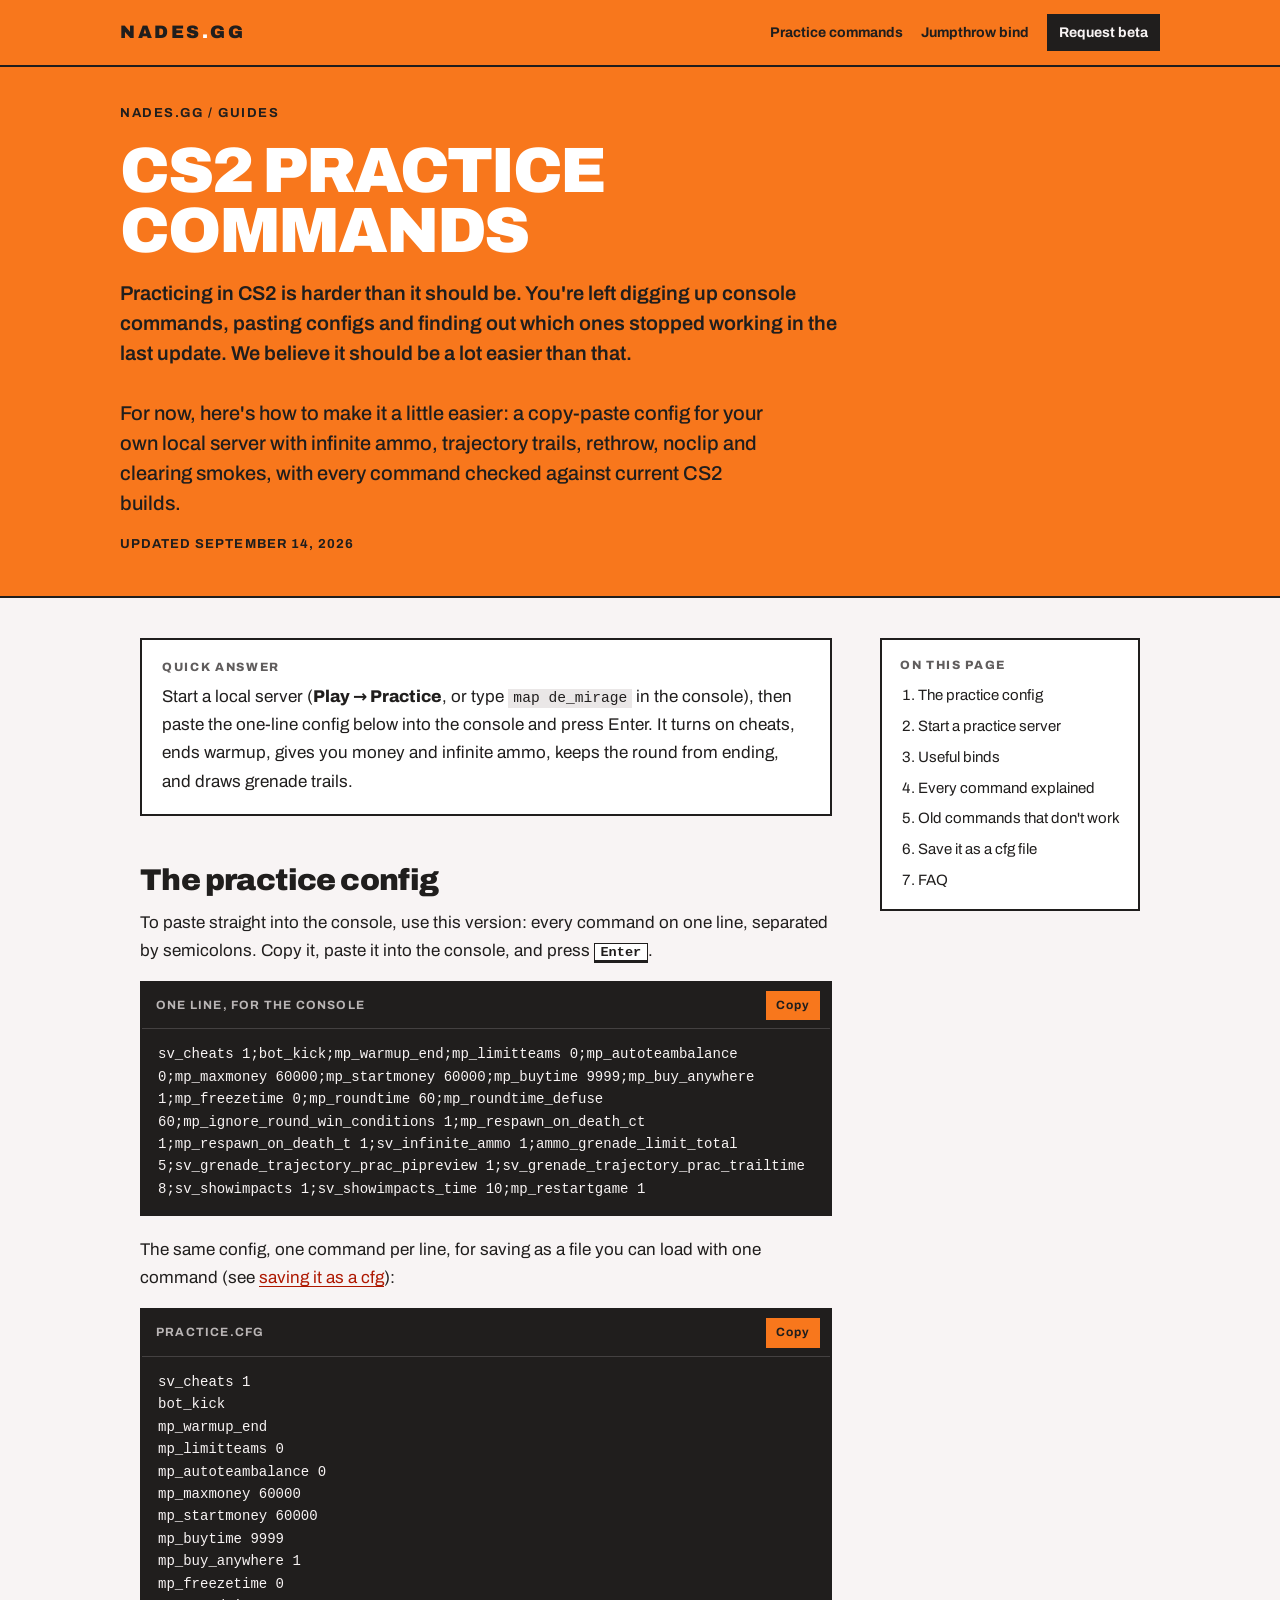
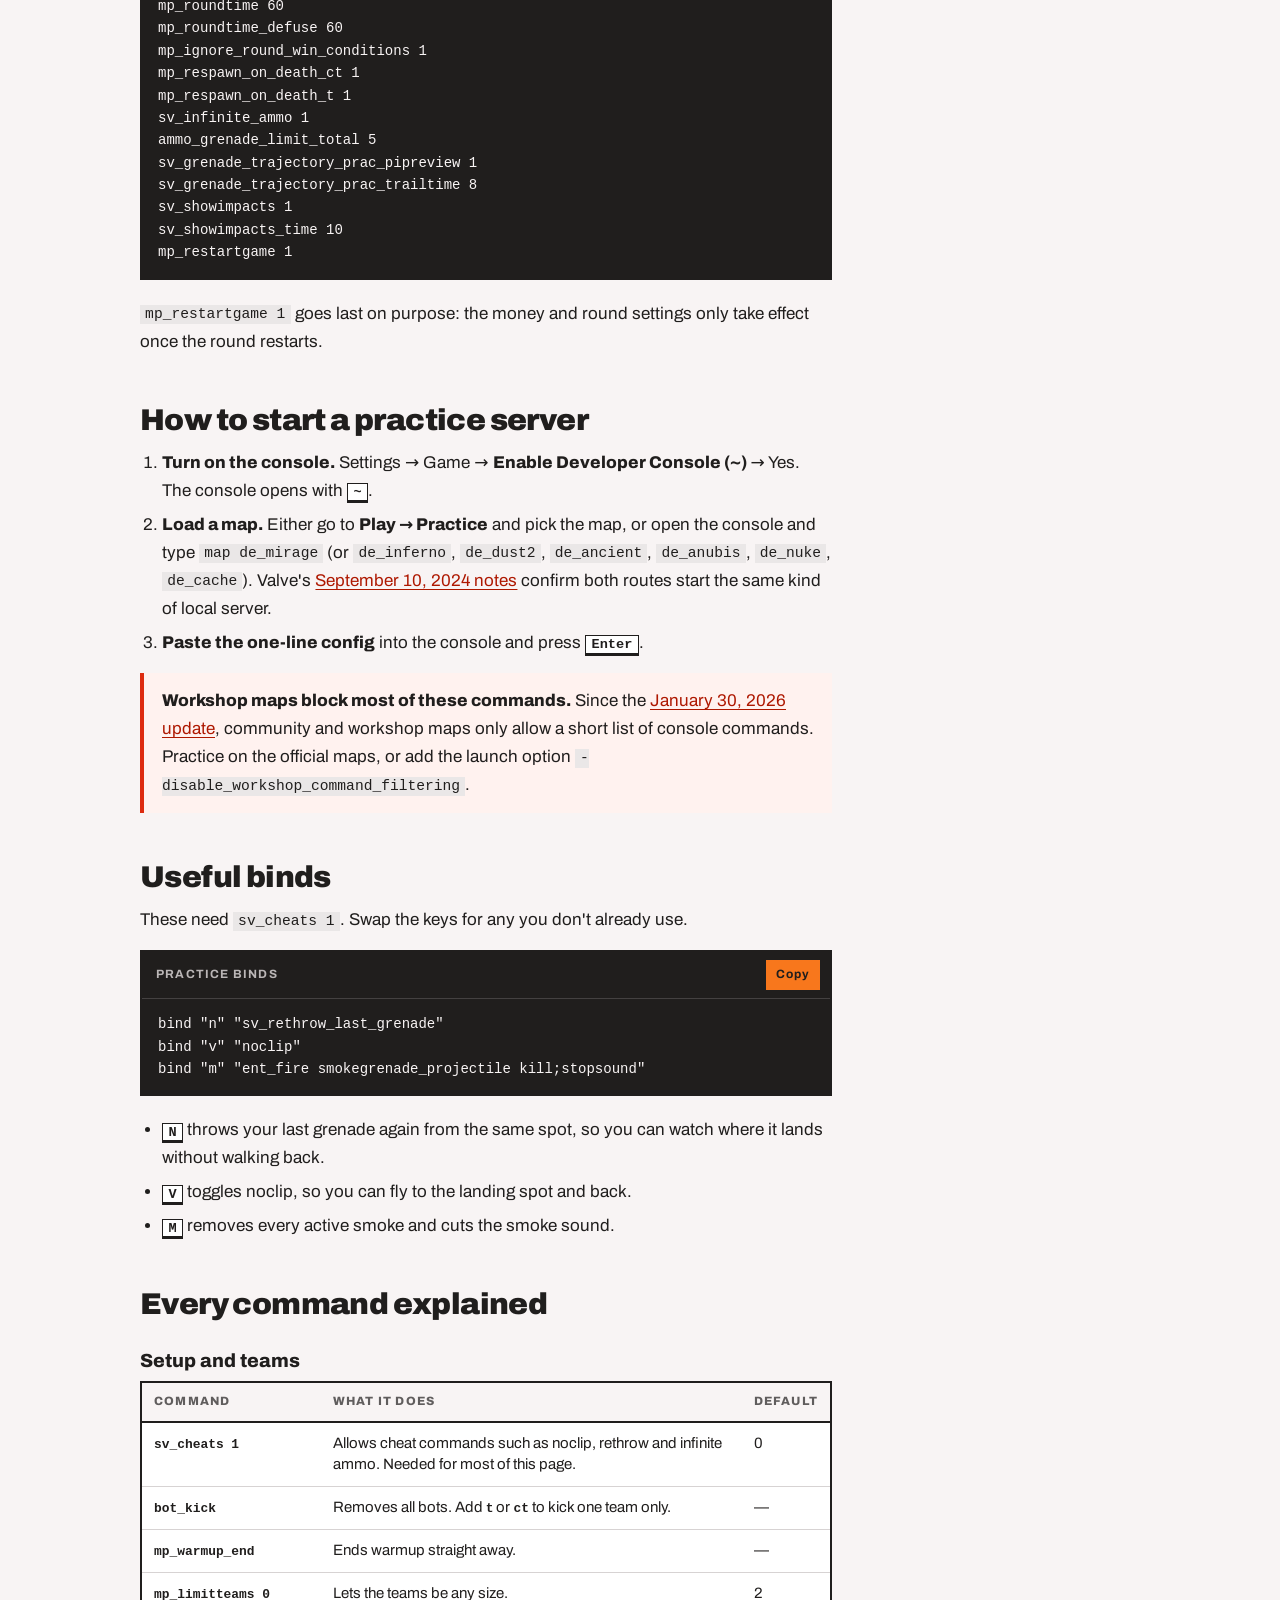
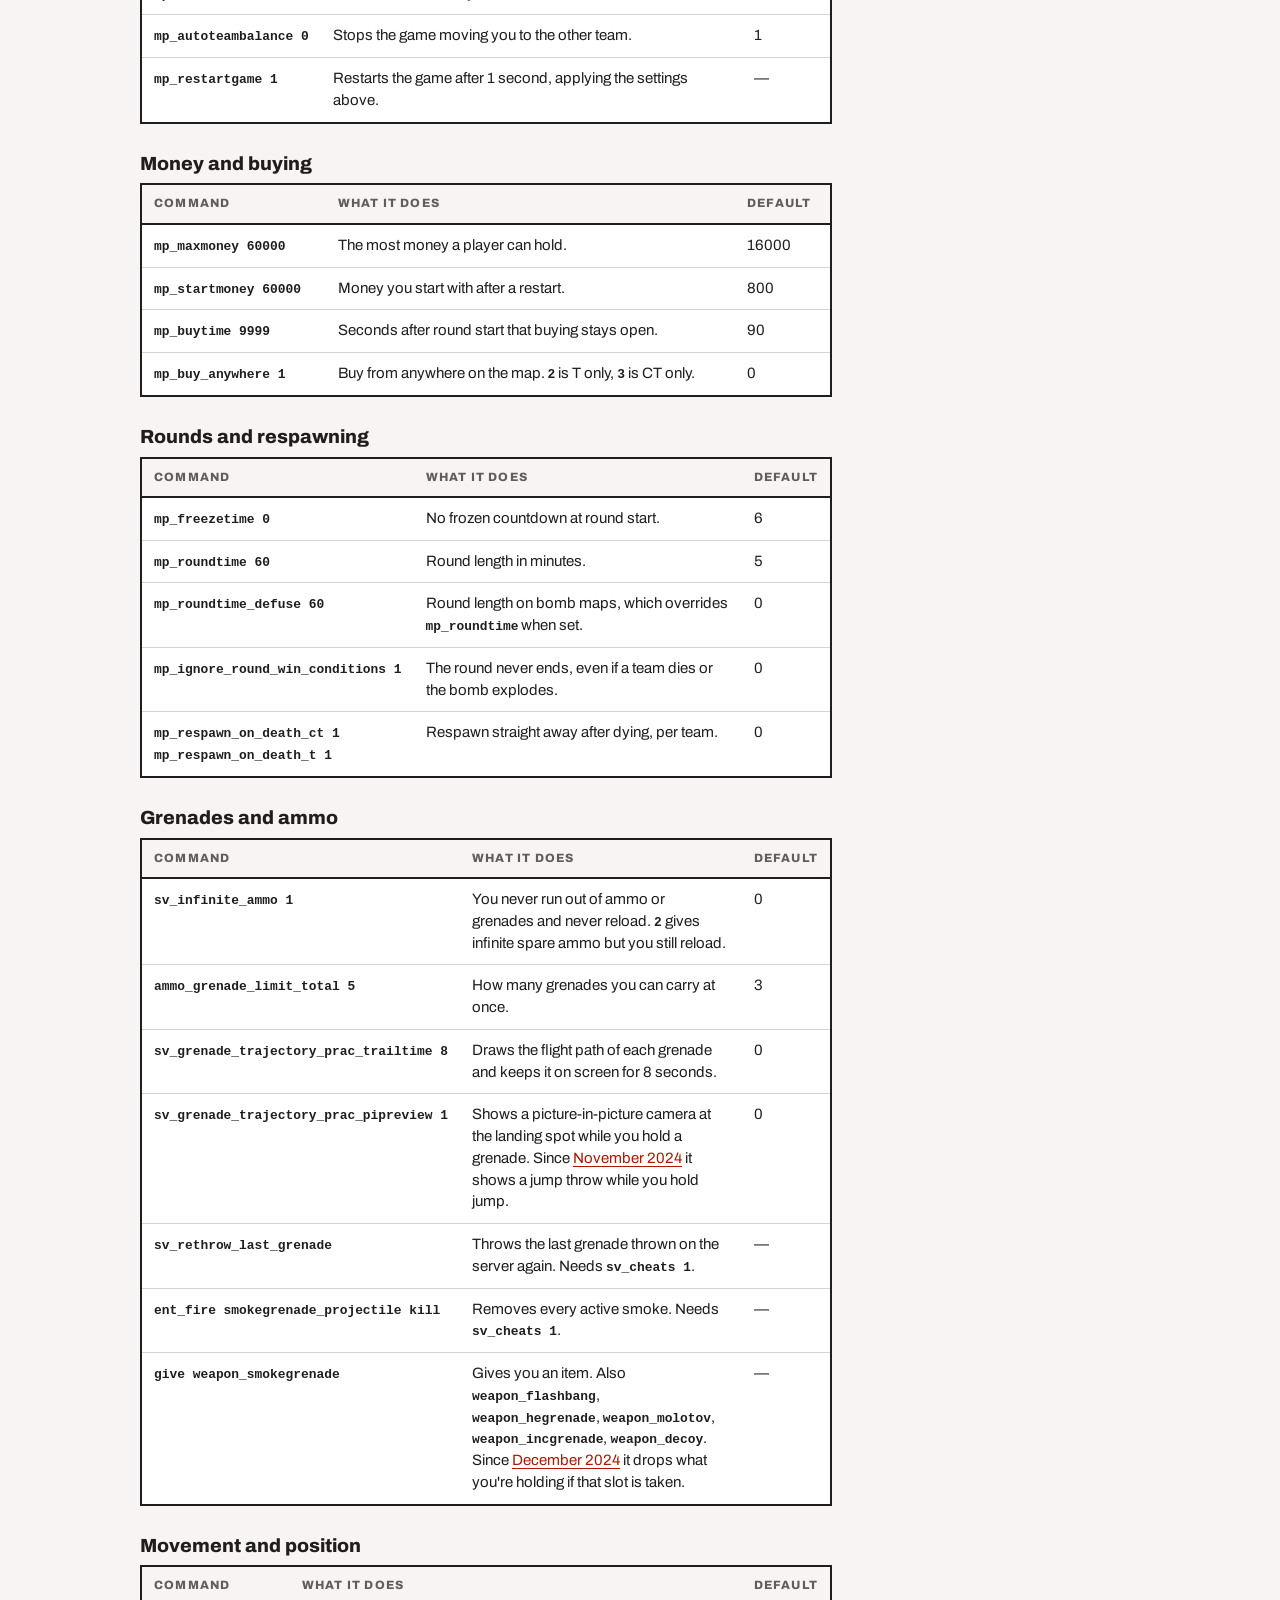
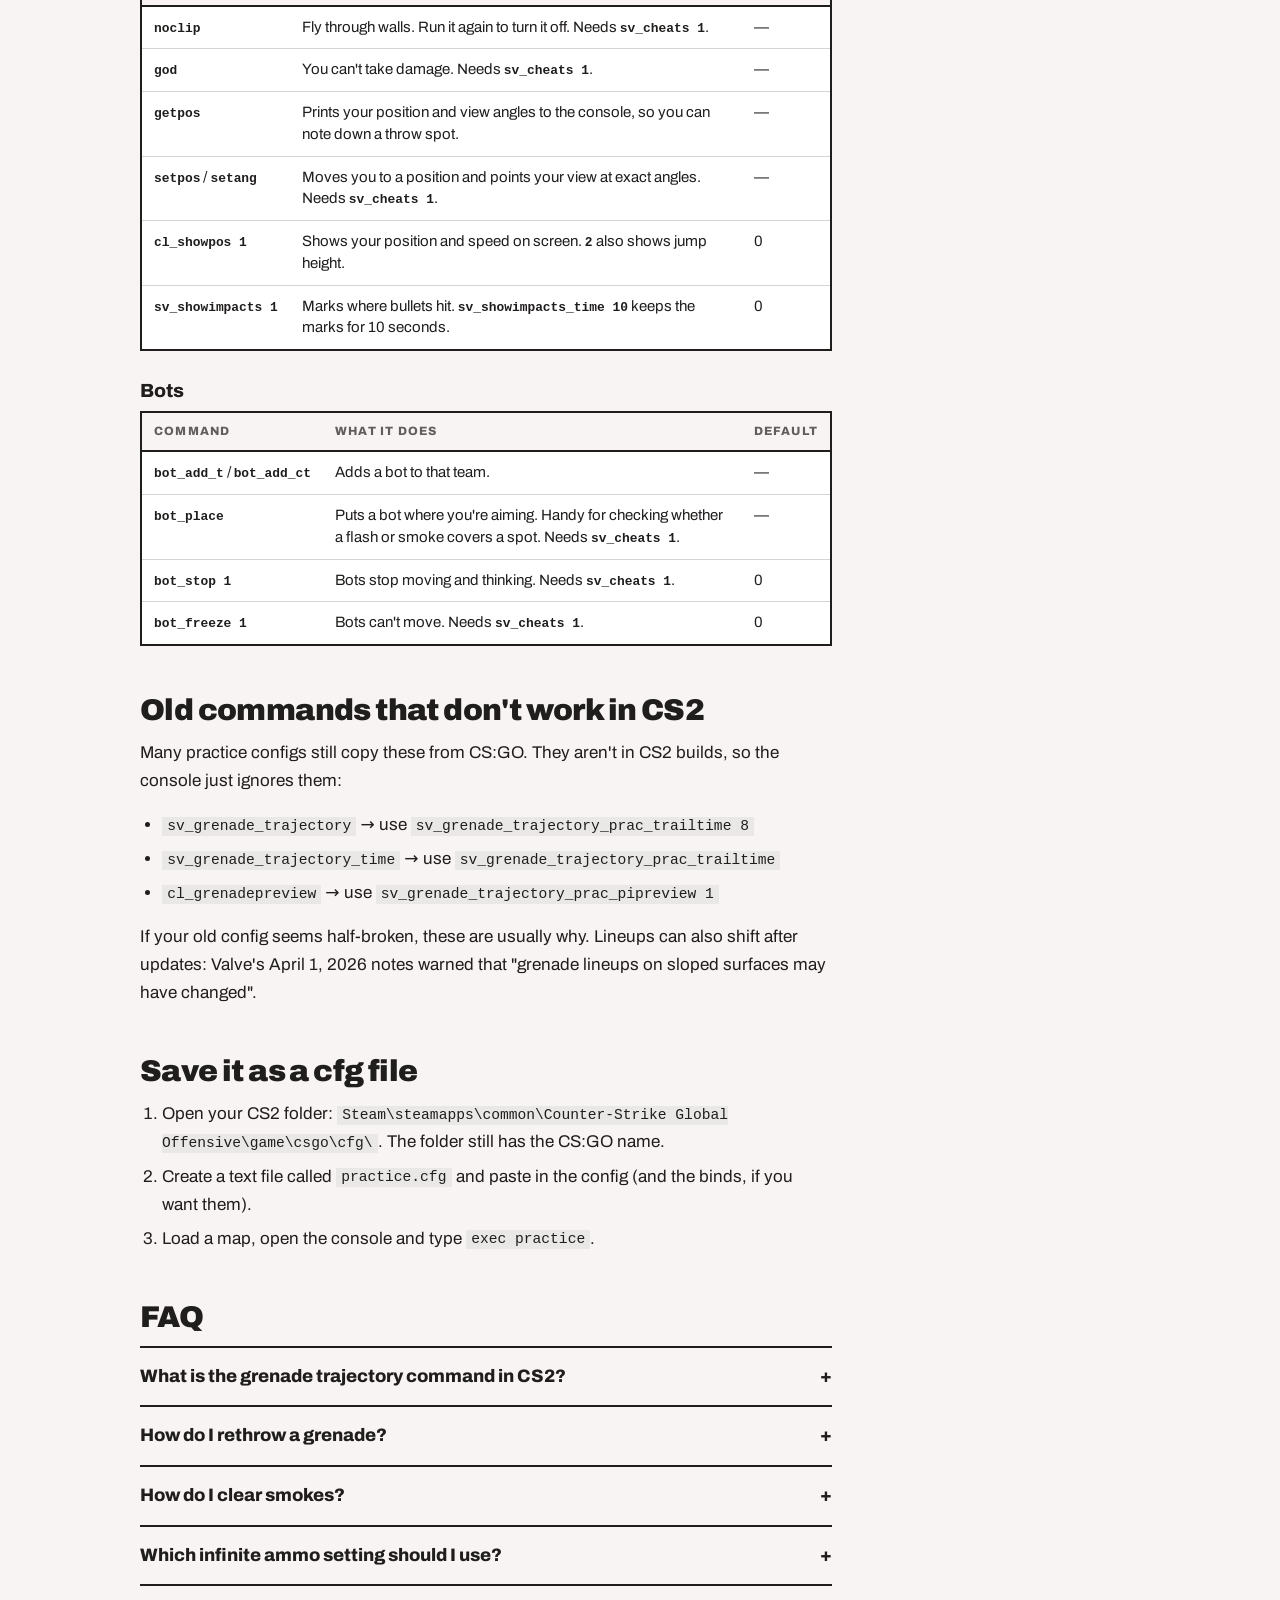
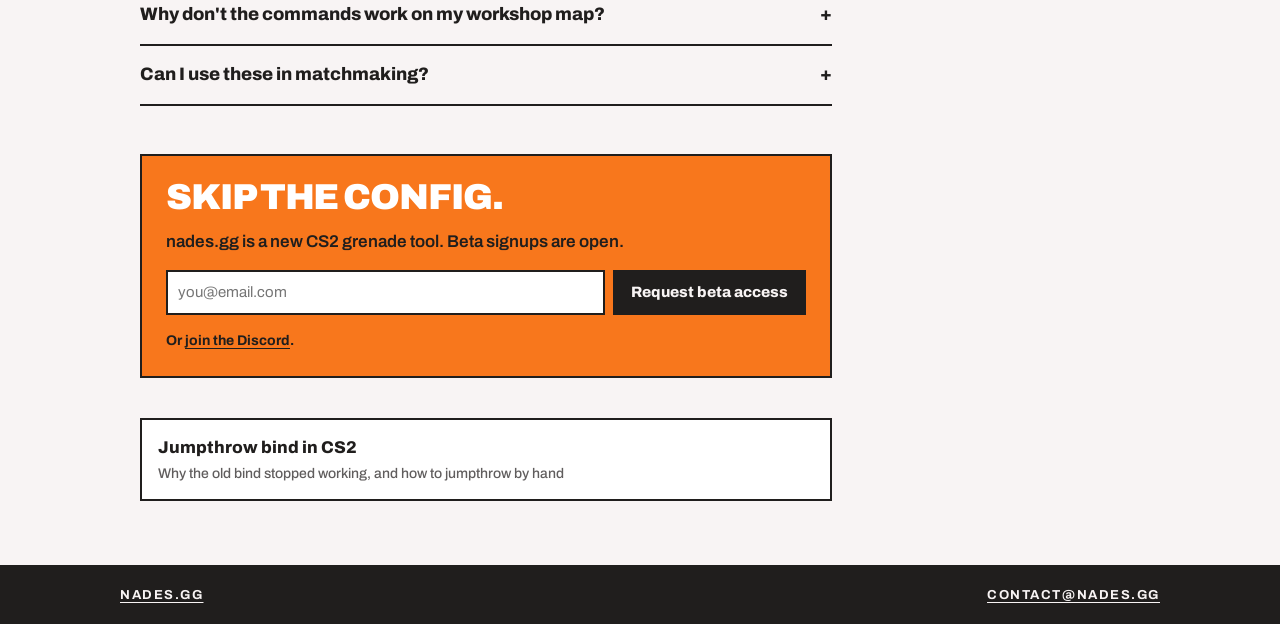
<file: cs2-practice-commands/index.html>
<!DOCTYPE html>
<html lang="en">
<head>
  <meta charset="utf-8">
  <meta name="viewport" content="width=device-width, initial-scale=1">
  <title>CS2 Practice Commands: Grenade Practice Config (2026) – nades.gg</title>
  <meta name="description" content="Copy-paste CS2 practice config for grenade practice: infinite ammo, grenade trajectory preview, rethrow, noclip, clear smokes. Every command checked against current CS2 builds.">
  <link rel="canonical" href="https://nades.gg/cs2-practice-commands/">
  <meta name="theme-color" content="#F8771C">

  <meta property="og:type" content="article">
  <meta property="og:site_name" content="nades.gg">
  <meta property="og:url" content="https://nades.gg/cs2-practice-commands/">
  <meta property="og:title" content="CS2 Practice Commands: Grenade Practice Config">
  <meta property="og:description" content="A copy-paste practice config for CS2 grenade practice, with every command checked against current builds.">
  <meta property="og:image" content="https://nades.gg/assets/og-image.jpg">
  <meta property="og:image:width" content="1200">
  <meta property="og:image:height" content="630">
  <meta property="article:modified_time" content="2026-09-14">
  <meta name="twitter:card" content="summary_large_image">
  <meta name="twitter:title" content="CS2 Practice Commands: Grenade Practice Config">
  <meta name="twitter:description" content="A copy-paste practice config for CS2 grenade practice, with every command checked against current builds.">
  <meta name="twitter:image" content="https://nades.gg/assets/og-image.jpg">

  <link rel="icon" href="/favicon.ico" sizes="48x48">
  <link rel="icon" href="/favicon.png" type="image/png">
  <link rel="icon" href="/favicon.svg" type="image/svg+xml">
  <link rel="apple-touch-icon" href="/assets/apple-touch-icon.png">
  <link rel="preload" href="/fonts/archivo-latin.woff2" as="font" type="font/woff2" crossorigin>
  <link rel="stylesheet" href="/assets/guide.css">

  <script type="application/ld+json">
  {
    "@context": "https://schema.org",
    "@graph": [
      {
        "@type": "TechArticle",
        "headline": "CS2 Practice Commands: Grenade Practice Config",
        "description": "Copy-paste CS2 practice config for grenade practice, with every command checked against current CS2 builds.",
        "url": "https://nades.gg/cs2-practice-commands/",
        "datePublished": "2026-09-14",
        "dateModified": "2026-09-14",
        "image": "https://nades.gg/assets/og-image.jpg",
        "author": { "@type": "Organization", "name": "nades.gg", "url": "https://nades.gg/" },
        "publisher": { "@id": "https://nades.gg/#org" }
      },
      {
        "@type": "BreadcrumbList",
        "itemListElement": [
          { "@type": "ListItem", "position": 1, "name": "nades.gg", "item": "https://nades.gg/" },
          { "@type": "ListItem", "position": 2, "name": "CS2 practice commands", "item": "https://nades.gg/cs2-practice-commands/" }
        ]
      },
      {
        "@type": "FAQPage",
        "mainEntity": [
          {
            "@type": "Question",
            "name": "What is the command for grenade trajectory in CS2?",
            "acceptedAnswer": { "@type": "Answer", "text": "Use sv_grenade_trajectory_prac_trailtime 8 to draw the flight path of your grenades for 8 seconds, and sv_grenade_trajectory_prac_pipreview 1 for the picture-in-picture landing preview. The CS:GO command sv_grenade_trajectory does not exist in CS2." }
          },
          {
            "@type": "Question",
            "name": "How do you rethrow a grenade in CS2?",
            "acceptedAnswer": { "@type": "Answer", "text": "With sv_cheats 1 enabled, run sv_rethrow_last_grenade. It throws the last grenade thrown on the server again from the same spot. Bind it to a key, for example bind \"n\" \"sv_rethrow_last_grenade\"." }
          },
          {
            "@type": "Question",
            "name": "How do you clear smokes in CS2?",
            "acceptedAnswer": { "@type": "Answer", "text": "With sv_cheats 1 enabled, run ent_fire smokegrenade_projectile kill. Adding ;stopsound also cuts the smoke sound." }
          },
          {
            "@type": "Question",
            "name": "Does cl_grenadepreview work in CS2?",
            "acceptedAnswer": { "@type": "Answer", "text": "No. cl_grenadepreview was a CS:GO command and is not present in CS2 builds. The CS2 equivalent is sv_grenade_trajectory_prac_pipreview 1." }
          }
        ]
      }
    ]
  }
  </script>
</head>
<body>
  <header class="site-head">
    <nav aria-label="Site">
      <a class="brand" href="/">Nades<span>.</span>gg</a>
      <div class="head-links">
        <a href="/cs2-practice-commands/" aria-current="page">Practice commands</a>
        <a href="/cs2-jumpthrow-bind/">Jumpthrow bind</a>
        <a class="beta" href="#beta">Request beta</a>
      </div>
    </nav>
  </header>

  <div class="hero">
    <div class="hero-inner">
      <div class="crumbs"><a href="/">nades.gg</a> / Guides</div>
      <h1>CS2 practice commands</h1>
      <p class="standfirst">Practicing in CS2 is harder than it should be. You're left digging up console commands, pasting configs and finding out which ones stopped working in the last update. We believe it should be a lot easier than that.</p>
      <p class="standfirst">For now, here's how to make it a little easier: a copy-paste config for your own local server with infinite ammo, trajectory trails, rethrow, noclip and clearing smokes, with every command checked against current CS2 builds.</p>
      <div class="meta">Updated September 14, 2026</div>
    </div>
  </div>

  <div class="layout">
    <article>
      <div class="answer">
        <span class="label">Quick answer</span>
        <p>Start a local server (<strong>Play → Practice</strong>, or type <code>map de_mirage</code> in the console), then paste the one-line config below into the console and press Enter. It turns on cheats, ends warmup, gives you money and infinite ammo, keeps the round from ending, and draws grenade trails.</p>
      </div>

      <h2 id="config">The practice config</h2>
      <p>To paste straight into the console, use this version: every command on one line, separated by semicolons. Copy it, paste it into the console, and press <kbd>Enter</kbd>.</p>

      <div class="code">
        <div class="code-head"><span>One line, for the console</span><button class="copy" type="button">Copy</button></div>
<pre class="wrap">sv_cheats 1;bot_kick;mp_warmup_end;mp_limitteams 0;mp_autoteambalance 0;mp_maxmoney 60000;mp_startmoney 60000;mp_buytime 9999;mp_buy_anywhere 1;mp_freezetime 0;mp_roundtime 60;mp_roundtime_defuse 60;mp_ignore_round_win_conditions 1;mp_respawn_on_death_ct 1;mp_respawn_on_death_t 1;sv_infinite_ammo 1;ammo_grenade_limit_total 5;sv_grenade_trajectory_prac_pipreview 1;sv_grenade_trajectory_prac_trailtime 8;sv_showimpacts 1;sv_showimpacts_time 10;mp_restartgame 1</pre>
      </div>

      <p>The same config, one command per line, for saving as a file you can load with one command (see <a href="#cfg-file">saving it as a cfg</a>):</p>

      <div class="code">
        <div class="code-head"><span>practice.cfg</span><button class="copy" type="button">Copy</button></div>
<pre>sv_cheats 1
bot_kick
mp_warmup_end
mp_limitteams 0
mp_autoteambalance 0
mp_maxmoney 60000
mp_startmoney 60000
mp_buytime 9999
mp_buy_anywhere 1
mp_freezetime 0
mp_roundtime 60
mp_roundtime_defuse 60
mp_ignore_round_win_conditions 1
mp_respawn_on_death_ct 1
mp_respawn_on_death_t 1
sv_infinite_ammo 1
ammo_grenade_limit_total 5
sv_grenade_trajectory_prac_pipreview 1
sv_grenade_trajectory_prac_trailtime 8
sv_showimpacts 1
sv_showimpacts_time 10
mp_restartgame 1</pre>
      </div>

      <p><code>mp_restartgame 1</code> goes last on purpose: the money and round settings only take effect once the round restarts.</p>

      <h2 id="start">How to start a practice server</h2>
      <ol>
        <li><strong>Turn on the console.</strong> Settings → Game → <strong>Enable Developer Console (~)</strong> → Yes. The console opens with <kbd>~</kbd>.</li>
        <li><strong>Load a map.</strong> Either go to <strong>Play → Practice</strong> and pick the map, or open the console and type <code>map de_mirage</code> (or <code>de_inferno</code>, <code>de_dust2</code>, <code>de_ancient</code>, <code>de_anubis</code>, <code>de_nuke</code>, <code>de_cache</code>). Valve's <a href="https://store.steampowered.com/news/app/730/view/6250522009507333366" rel="noopener">September 10, 2024 notes</a> confirm both routes start the same kind of local server.</li>
        <li><strong>Paste the one-line config</strong> into the console and press <kbd>Enter</kbd>.</li>
      </ol>

      <div class="warn">
        <p><strong>Workshop maps block most of these commands.</strong> Since the <a href="https://store.steampowered.com/news/app/730/view/1823191198603765" rel="noopener">January 30, 2026 update</a>, community and workshop maps only allow a short list of console commands. Practice on the official maps, or add the launch option <code>-disable_workshop_command_filtering</code>.</p>
      </div>

      <h2 id="binds">Useful binds</h2>
      <p>These need <code>sv_cheats 1</code>. Swap the keys for any you don't already use.</p>
      <div class="code">
        <div class="code-head"><span>Practice binds</span><button class="copy" type="button">Copy</button></div>
<pre>bind "n" "sv_rethrow_last_grenade"
bind "v" "noclip"
bind "m" "ent_fire smokegrenade_projectile kill;stopsound"</pre>
      </div>
      <ul>
        <li><kbd>N</kbd> throws your last grenade again from the same spot, so you can watch where it lands without walking back.</li>
        <li><kbd>V</kbd> toggles noclip, so you can fly to the landing spot and back.</li>
        <li><kbd>M</kbd> removes every active smoke and cuts the smoke sound.</li>
      </ul>

      <h2 id="explained">Every command explained</h2>

      <h3 id="setup">Setup and teams</h3>
      <div class="table-wrap">
        <table>
          <thead><tr><th>Command</th><th>What it does</th><th>Default</th></tr></thead>
          <tbody>
            <tr><td><code>sv_cheats 1</code></td><td>Allows cheat commands such as noclip, rethrow and infinite ammo. Needed for most of this page.</td><td>0</td></tr>
            <tr><td><code>bot_kick</code></td><td>Removes all bots. Add <code>t</code> or <code>ct</code> to kick one team only.</td><td>—</td></tr>
            <tr><td><code>mp_warmup_end</code></td><td>Ends warmup straight away.</td><td>—</td></tr>
            <tr><td><code>mp_limitteams 0</code></td><td>Lets the teams be any size.</td><td>2</td></tr>
            <tr><td><code>mp_autoteambalance 0</code></td><td>Stops the game moving you to the other team.</td><td>1</td></tr>
            <tr><td><code>mp_restartgame 1</code></td><td>Restarts the game after 1 second, applying the settings above.</td><td>—</td></tr>
          </tbody>
        </table>
      </div>

      <h3 id="money">Money and buying</h3>
      <div class="table-wrap">
        <table>
          <thead><tr><th>Command</th><th>What it does</th><th>Default</th></tr></thead>
          <tbody>
            <tr><td><code>mp_maxmoney 60000</code></td><td>The most money a player can hold.</td><td>16000</td></tr>
            <tr><td><code>mp_startmoney 60000</code></td><td>Money you start with after a restart.</td><td>800</td></tr>
            <tr><td><code>mp_buytime 9999</code></td><td>Seconds after round start that buying stays open.</td><td>90</td></tr>
            <tr><td><code>mp_buy_anywhere 1</code></td><td>Buy from anywhere on the map. <code>2</code> is T only, <code>3</code> is CT only.</td><td>0</td></tr>
          </tbody>
        </table>
      </div>

      <h3 id="rounds">Rounds and respawning</h3>
      <div class="table-wrap">
        <table>
          <thead><tr><th>Command</th><th>What it does</th><th>Default</th></tr></thead>
          <tbody>
            <tr><td><code>mp_freezetime 0</code></td><td>No frozen countdown at round start.</td><td>6</td></tr>
            <tr><td><code>mp_roundtime 60</code></td><td>Round length in minutes.</td><td>5</td></tr>
            <tr><td><code>mp_roundtime_defuse 60</code></td><td>Round length on bomb maps, which overrides <code>mp_roundtime</code> when set.</td><td>0</td></tr>
            <tr><td><code>mp_ignore_round_win_conditions 1</code></td><td>The round never ends, even if a team dies or the bomb explodes.</td><td>0</td></tr>
            <tr><td><code>mp_respawn_on_death_ct 1</code><br><code>mp_respawn_on_death_t 1</code></td><td>Respawn straight away after dying, per team.</td><td>0</td></tr>
          </tbody>
        </table>
      </div>

      <h3 id="grenades">Grenades and ammo</h3>
      <div class="table-wrap">
        <table>
          <thead><tr><th>Command</th><th>What it does</th><th>Default</th></tr></thead>
          <tbody>
            <tr><td><code>sv_infinite_ammo 1</code></td><td>You never run out of ammo or grenades and never reload. <code>2</code> gives infinite spare ammo but you still reload.</td><td>0</td></tr>
            <tr><td><code>ammo_grenade_limit_total 5</code></td><td>How many grenades you can carry at once.</td><td>3</td></tr>
            <tr><td><code>sv_grenade_trajectory_prac_trailtime 8</code></td><td>Draws the flight path of each grenade and keeps it on screen for 8 seconds.</td><td>0</td></tr>
            <tr><td><code>sv_grenade_trajectory_prac_pipreview 1</code></td><td>Shows a picture-in-picture camera at the landing spot while you hold a grenade. Since <a href="https://store.steampowered.com/news/app/730/view/1783238125194269" rel="noopener">November 2024</a> it shows a jump throw while you hold jump.</td><td>0</td></tr>
            <tr><td><code>sv_rethrow_last_grenade</code></td><td>Throws the last grenade thrown on the server again. Needs <code>sv_cheats 1</code>.</td><td>—</td></tr>
            <tr><td><code>ent_fire smokegrenade_projectile kill</code></td><td>Removes every active smoke. Needs <code>sv_cheats 1</code>.</td><td>—</td></tr>
            <tr><td><code>give weapon_smokegrenade</code></td><td>Gives you an item. Also <code>weapon_flashbang</code>, <code>weapon_hegrenade</code>, <code>weapon_molotov</code>, <code>weapon_incgrenade</code>, <code>weapon_decoy</code>. Since <a href="https://store.steampowered.com/news/app/730/view/1786409468859769" rel="noopener">December 2024</a> it drops what you're holding if that slot is taken.</td><td>—</td></tr>
          </tbody>
        </table>
      </div>

      <h3 id="movement">Movement and position</h3>
      <div class="table-wrap">
        <table>
          <thead><tr><th>Command</th><th>What it does</th><th>Default</th></tr></thead>
          <tbody>
            <tr><td><code>noclip</code></td><td>Fly through walls. Run it again to turn it off. Needs <code>sv_cheats 1</code>.</td><td>—</td></tr>
            <tr><td><code>god</code></td><td>You can't take damage. Needs <code>sv_cheats 1</code>.</td><td>—</td></tr>
            <tr><td><code>getpos</code></td><td>Prints your position and view angles to the console, so you can note down a throw spot.</td><td>—</td></tr>
            <tr><td><code>setpos</code> / <code>setang</code></td><td>Moves you to a position and points your view at exact angles. Needs <code>sv_cheats 1</code>.</td><td>—</td></tr>
            <tr><td><code>cl_showpos 1</code></td><td>Shows your position and speed on screen. <code>2</code> also shows jump height.</td><td>0</td></tr>
            <tr><td><code>sv_showimpacts 1</code></td><td>Marks where bullets hit. <code>sv_showimpacts_time 10</code> keeps the marks for 10 seconds.</td><td>0</td></tr>
          </tbody>
        </table>
      </div>

      <h3 id="bots">Bots</h3>
      <div class="table-wrap">
        <table>
          <thead><tr><th>Command</th><th>What it does</th><th>Default</th></tr></thead>
          <tbody>
            <tr><td><code>bot_add_t</code> / <code>bot_add_ct</code></td><td>Adds a bot to that team.</td><td>—</td></tr>
            <tr><td><code>bot_place</code></td><td>Puts a bot where you're aiming. Handy for checking whether a flash or smoke covers a spot. Needs <code>sv_cheats 1</code>.</td><td>—</td></tr>
            <tr><td><code>bot_stop 1</code></td><td>Bots stop moving and thinking. Needs <code>sv_cheats 1</code>.</td><td>0</td></tr>
            <tr><td><code>bot_freeze 1</code></td><td>Bots can't move. Needs <code>sv_cheats 1</code>.</td><td>0</td></tr>
          </tbody>
        </table>
      </div>

      <h2 id="broken">Old commands that don't work in CS2</h2>
      <p>Many practice configs still copy these from CS:GO. They aren't in CS2 builds, so the console just ignores them:</p>
      <ul>
        <li><code>sv_grenade_trajectory</code> → use <code>sv_grenade_trajectory_prac_trailtime 8</code></li>
        <li><code>sv_grenade_trajectory_time</code> → use <code>sv_grenade_trajectory_prac_trailtime</code></li>
        <li><code>cl_grenadepreview</code> → use <code>sv_grenade_trajectory_prac_pipreview 1</code></li>
      </ul>
      <p>If your old config seems half-broken, these are usually why. Lineups can also shift after updates: Valve's April 1, 2026 notes warned that "grenade lineups on sloped surfaces may have changed".</p>

      <h2 id="cfg-file">Save it as a cfg file</h2>
      <ol>
        <li>Open your CS2 folder: <code>Steam\steamapps\common\Counter-Strike Global Offensive\game\csgo\cfg\</code>. The folder still has the CS:GO name.</li>
        <li>Create a text file called <code>practice.cfg</code> and paste in the config (and the binds, if you want them).</li>
        <li>Load a map, open the console and type <code>exec practice</code>.</li>
      </ol>

      <h2 id="faq">FAQ</h2>
      <div class="faq">
        <details>
          <summary>What is the grenade trajectory command in CS2?</summary>
          <p><code>sv_grenade_trajectory_prac_trailtime 8</code> draws the path for 8 seconds, and <code>sv_grenade_trajectory_prac_pipreview 1</code> adds the landing-preview camera. The CS:GO command <code>sv_grenade_trajectory</code> doesn't exist in CS2.</p>
        </details>
        <details>
          <summary>How do I rethrow a grenade?</summary>
          <p>With <code>sv_cheats 1</code> on, run <code>sv_rethrow_last_grenade</code>, or bind it: <code>bind "n" "sv_rethrow_last_grenade"</code>.</p>
        </details>
        <details>
          <summary>How do I clear smokes?</summary>
          <p>With <code>sv_cheats 1</code> on, run <code>ent_fire smokegrenade_projectile kill</code>. Add <code>;stopsound</code> to cut the sound too.</p>
        </details>
        <details>
          <summary>Which infinite ammo setting should I use?</summary>
          <p><code>sv_infinite_ammo 1</code>: you never run out and never reload, which suits grenade practice. <code>2</code> keeps reloading but gives infinite spare ammo, which suits spray practice.</p>
        </details>
        <details>
          <summary>Why don't the commands work on my workshop map?</summary>
          <p>Since January 30, 2026, workshop maps only allow a short list of console commands. Use an official map, or launch CS2 with <code>-disable_workshop_command_filtering</code>.</p>
        </details>
        <details>
          <summary>Can I use these in matchmaking?</summary>
          <p>No. They only work on a server you control, such as a local Practice game. <code>sv_cheats</code> can't be turned on in official matches.</p>
        </details>
      </div>

      <section class="cta" id="beta">
        <h2>Skip the config.</h2>
        <p>nades.gg is a new CS2 grenade tool. Beta signups are open.</p>
        <form data-beta action="https://formspree.io/f/xjyvqwyn" method="POST">
          <input type="hidden" name="source" value="guide: cs2-practice-commands">
          <input type="text" name="_gotcha" tabindex="-1" autocomplete="off" aria-hidden="true" hidden>
          <input type="email" name="email" required placeholder="you@email.com" aria-label="Email address" autocomplete="email">
          <button type="submit">Request beta access</button>
        </form>
        <div class="notice err" role="alert" hidden></div>
        <div class="notice ok" role="status" hidden>You're on the beta list! We'll email you when invites go out. <br>If you're that eager, reach out to <a href="mailto:contact@nades.gg">contact@nades.gg</a> and set up an interview ;)</div>
        <p class="alt">Or <a href="https://discord.gg/JF5NWh84xR">join the Discord</a>.</p>
      </section>

      <nav class="related" aria-label="Related guides">
        <a href="/cs2-jumpthrow-bind/">Jumpthrow bind in CS2<span>Why the old bind stopped working, and how to jumpthrow by hand</span></a>
      </nav>
    </article>

    <aside class="toc" aria-label="On this page">
      <strong>On this page</strong>
      <ol>
        <li><a href="#config">The practice config</a></li>
        <li><a href="#start">Start a practice server</a></li>
        <li><a href="#binds">Useful binds</a></li>
        <li><a href="#explained">Every command explained</a></li>
        <li><a href="#broken">Old commands that don't work</a></li>
        <li><a href="#cfg-file">Save it as a cfg file</a></li>
        <li><a href="#faq">FAQ</a></li>
      </ol>
    </aside>
  </div>

  <footer class="site-foot">
    <div><a href="/">nades.gg</a><a href="mailto:contact@nades.gg">contact@nades.gg</a></div>
  </footer>

  <script src="/assets/guide.js" defer></script>
</body>
</html>
</file>
<file: assets/guide.css>
/* Shared styles for nades.gg guide pages. The landing page keeps its own inline styles. */
@font-face { font-family: 'Archivo'; font-style: normal; font-weight: 400 900; font-stretch: 100%; font-display: swap; src: url("/fonts/archivo-latin-ext.woff2") format('woff2'); unicode-range: U+0100-02BA, U+02BD-02C5, U+02C7-02CC, U+02CE-02D7, U+02DD-02FF, U+0304, U+0308, U+0329, U+1D00-1DBF, U+1E00-1E9F, U+1EF2-1EFF, U+2020, U+20A0-20AB, U+20AD-20C0, U+2113, U+2C60-2C7F, U+A720-A7FF; }
@font-face { font-family: 'Archivo'; font-style: normal; font-weight: 400 900; font-stretch: 100%; font-display: swap; src: url("/fonts/archivo-latin.woff2") format('woff2'); unicode-range: U+0000-00FF, U+0131, U+0152-0153, U+02BB-02BC, U+02C6, U+02DA, U+02DC, U+0304, U+0308, U+0329, U+2000-206F, U+20AC, U+2122, U+2191, U+2193, U+2212, U+2215, U+FEFF, U+FFFD; }

:root {
  --orange: #F8771C;
  --ink: #201e1d;
  --paper: #f8f4f4;
  --surface: #ffffff;
  --muted: #605d5d;
  --rule: #d7d3d3;
  --code-bg: #201e1d;
  --code-ink: #f8f4f4;
  --code-dim: #bab6b6;
  --link: #ae1800;
  --warn-bg: #fff2ef;
  --warn-edge: #dd2b0f;
}

*, *::before, *::after { box-sizing: border-box; }
[hidden] { display: none !important; }
html, body { margin: 0; padding: 0; }
body { background: var(--paper); color: var(--ink); font-family: 'Archivo', system-ui, sans-serif; font-size: 17px; line-height: 1.65; }
img { display: block; max-width: 100%; }
a { color: var(--link); text-underline-offset: 3px; }
a:hover { color: var(--ink); }
:focus-visible { outline: 2px solid var(--ink); outline-offset: 2px; }
::selection { background: rgba(248, 119, 28, .35); }

.site-head { background: var(--orange); border-bottom: 2px solid var(--ink); padding-inline: 20px; }
.site-head nav { max-width: 1040px; margin: 0 auto; display: flex; flex-wrap: wrap; align-items: center; justify-content: space-between; gap: 10px 24px; padding-block: 14px; }
.brand { font-weight: 900; font-size: 18px; letter-spacing: .14em; text-transform: uppercase; color: var(--ink); text-decoration: none; }
.brand span { color: #fff; }
.brand:hover { color: #fff; }
.head-links { display: flex; flex-wrap: wrap; gap: 8px 18px; align-items: center; }
.head-links a { color: var(--ink); font-weight: 700; font-size: 14px; text-decoration: none; }
.head-links a:hover { color: #fff; text-decoration: underline; }
.head-links .beta { background: var(--ink); color: var(--paper); padding: 7px 12px; }
.head-links .beta:hover { background: #000; color: var(--paper); text-decoration: none; }

.hero { background: var(--orange); border-bottom: 2px solid var(--ink); padding-inline: 20px; }
.hero-inner { max-width: 1040px; margin: 0 auto; padding-block: 36px 40px; display: grid; gap: 16px; }
.crumbs { font-size: 13px; font-weight: 700; letter-spacing: .12em; text-transform: uppercase; }
.crumbs a { color: var(--ink); text-decoration: none; }
.crumbs a:hover { color: #fff; }
h1 { margin: 0; font-weight: 900; font-size: clamp(34px, 6vw, 64px); line-height: .95; letter-spacing: -.035em; text-transform: uppercase; color: #fff; text-wrap: balance; max-width: 18ch; }
.standfirst { margin: 0; max-width: 60ch; font-size: clamp(17px, 2vw, 20px); font-weight: 600; line-height: 1.5; }
.standfirst + .standfirst { margin-top: 14px; font-weight: 500; }
.meta { font-size: 13px; font-weight: 700; letter-spacing: .08em; text-transform: uppercase; }

.layout { max-width: 1040px; margin: 0 auto; padding-inline: 20px; padding-block: 40px 64px; display: grid; grid-template-columns: minmax(0, 1fr) 260px; gap: 48px; align-items: start; }
@media (max-width: 860px) { .layout { grid-template-columns: minmax(0, 1fr); gap: 28px; } .toc { order: -1; position: static; } }

article { min-width: 0; max-width: 70ch; }
article h2 { font-weight: 900; font-size: clamp(24px, 3vw, 30px); line-height: 1.1; letter-spacing: -.02em; margin: 48px 0 12px; text-wrap: balance; scroll-margin-top: 16px; }
article h2:first-child { margin-top: 0; }
article h3 { font-weight: 800; font-size: 19px; line-height: 1.25; margin: 28px 0 8px; scroll-margin-top: 16px; }
article p, article ul, article ol { margin: 0 0 16px; }
article ul, article ol { padding-left: 1.3em; }
article li + li { margin-top: 6px; }
article strong { font-weight: 800; }

.answer { background: var(--surface); border: 2px solid var(--ink); padding: 18px 20px; margin: 0 0 24px; }
.answer p:last-child { margin-bottom: 0; }
.answer .label { display: block; font-size: 12px; font-weight: 800; letter-spacing: .14em; text-transform: uppercase; color: var(--muted); margin-bottom: 6px; }

.warn { background: var(--warn-bg); border-left: 4px solid var(--warn-edge); padding: 14px 18px; margin: 0 0 20px; }
.warn p:last-child { margin-bottom: 0; }

code, pre, kbd { font-family: ui-monospace, "Cascadia Mono", Consolas, "Liberation Mono", monospace; }
:not(pre) > code { font-size: .86em; background: #eae7e7; padding: .1em .35em; overflow-wrap: anywhere; }
kbd { font-size: .8em; font-weight: 700; border: 1.5px solid var(--ink); border-bottom-width: 3px; padding: .05em .4em; background: var(--surface); white-space: nowrap; }

.code { position: relative; margin: 0 0 20px; background: var(--code-bg); border: 2px solid var(--ink); }
.code-head { display: flex; justify-content: space-between; align-items: center; gap: 12px; padding: 8px 10px 8px 14px; border-bottom: 1px solid #444141; color: var(--code-dim); font-size: 12px; font-weight: 700; letter-spacing: .1em; text-transform: uppercase; }
.copy { font: inherit; font-size: 12px; letter-spacing: .08em; cursor: pointer; color: var(--ink); background: var(--orange); border: 0; padding: 5px 10px; }
.copy:hover { background: #fff; }
.code pre { margin: 0; padding: 14px 16px; overflow-x: auto; color: var(--code-ink); font-size: 14px; line-height: 1.6; }
.code pre .c { color: var(--code-dim); }
.code pre.wrap { white-space: pre-wrap; overflow-wrap: anywhere; }

.table-wrap { overflow-x: auto; margin: 0 0 24px; border: 2px solid var(--ink); background: var(--surface); }
table { border-collapse: collapse; width: 100%; min-width: 560px; font-size: 15px; line-height: 1.45; }
th, td { text-align: left; vertical-align: top; padding: 10px 12px; border-bottom: 1px solid var(--rule); }
th { font-size: 12px; font-weight: 800; letter-spacing: .1em; text-transform: uppercase; color: var(--muted); border-bottom: 2px solid var(--ink); background: var(--paper); }
tr:last-child td { border-bottom: 0; }
td:first-child { white-space: nowrap; }
td code { background: transparent; padding: 0; font-weight: 700; }

.faq details { border-top: 2px solid var(--ink); padding: 14px 0; }
.faq details:last-child { border-bottom: 2px solid var(--ink); }
.faq summary { cursor: pointer; font-weight: 800; font-size: 18px; list-style: none; display: flex; justify-content: space-between; gap: 16px; }
.faq summary::-webkit-details-marker { display: none; }
.faq summary::after { content: "+"; font-weight: 900; }
.faq details[open] summary::after { content: "−"; }
.faq details > *:not(summary) { margin-top: 10px; }

.toc { position: sticky; top: 16px; border: 2px solid var(--ink); background: var(--surface); padding: 16px 18px; font-size: 15px; }
.toc strong { display: block; font-size: 12px; font-weight: 800; letter-spacing: .14em; text-transform: uppercase; color: var(--muted); margin-bottom: 8px; }
.toc ol { margin: 0; padding-left: 1.2em; display: grid; gap: 6px; }
.toc a { color: var(--ink); text-decoration: none; }
.toc a:hover { color: var(--link); text-decoration: underline; }

.cta { background: var(--orange); border: 2px solid var(--ink); padding: 24px; margin: 48px 0 0; display: grid; gap: 14px; }
.cta h2 { margin: 0; color: #fff; text-transform: uppercase; letter-spacing: -.03em; font-size: clamp(26px, 4vw, 36px); line-height: .95; }
.cta p { margin: 0; font-weight: 600; max-width: 55ch; }
.cta form { display: flex; flex-wrap: wrap; gap: 8px; }
.cta input { flex: 1 1 220px; min-width: 0; min-height: 40px; padding: 6px 10px; font: inherit; font-size: 15px; color: var(--ink); background: #fff; border: 2px solid var(--ink); border-radius: 0; }
.cta button { font: inherit; font-weight: 800; font-size: 15px; cursor: pointer; background: var(--ink); color: var(--paper); border: 2px solid var(--ink); padding: 8px 16px; }
.cta button:hover { background: #000; }
.cta button:disabled { opacity: .45; cursor: not-allowed; }
.cta .notice { border: 2px solid var(--ink); padding: 10px 14px; font-weight: 700; background: #fff; }
.cta .notice.err { background: var(--ink); color: var(--paper); }
.cta .alt { font-size: 14px; font-weight: 700; }
.cta .alt a { color: var(--ink); }

.related { margin-top: 40px; display: grid; gap: 10px; }
.related a { display: block; border: 2px solid var(--ink); background: var(--surface); padding: 14px 16px; color: var(--ink); font-weight: 800; text-decoration: none; }
.related a:hover { background: var(--ink); color: var(--paper); }
.related a span { display: block; font-weight: 500; font-size: 14px; color: var(--muted); }
.related a:hover span { color: var(--code-dim); }

.site-foot { border-top: 2px solid var(--ink); background: var(--ink); color: var(--paper); padding-inline: 20px; }
.site-foot div { max-width: 1040px; margin: 0 auto; padding-block: 18px; display: flex; flex-wrap: wrap; justify-content: space-between; gap: 8px 24px; font-size: 13px; font-weight: 700; letter-spacing: .12em; text-transform: uppercase; }
.site-foot a { color: var(--paper); }
.site-foot a:hover { color: var(--orange); }
</file>
